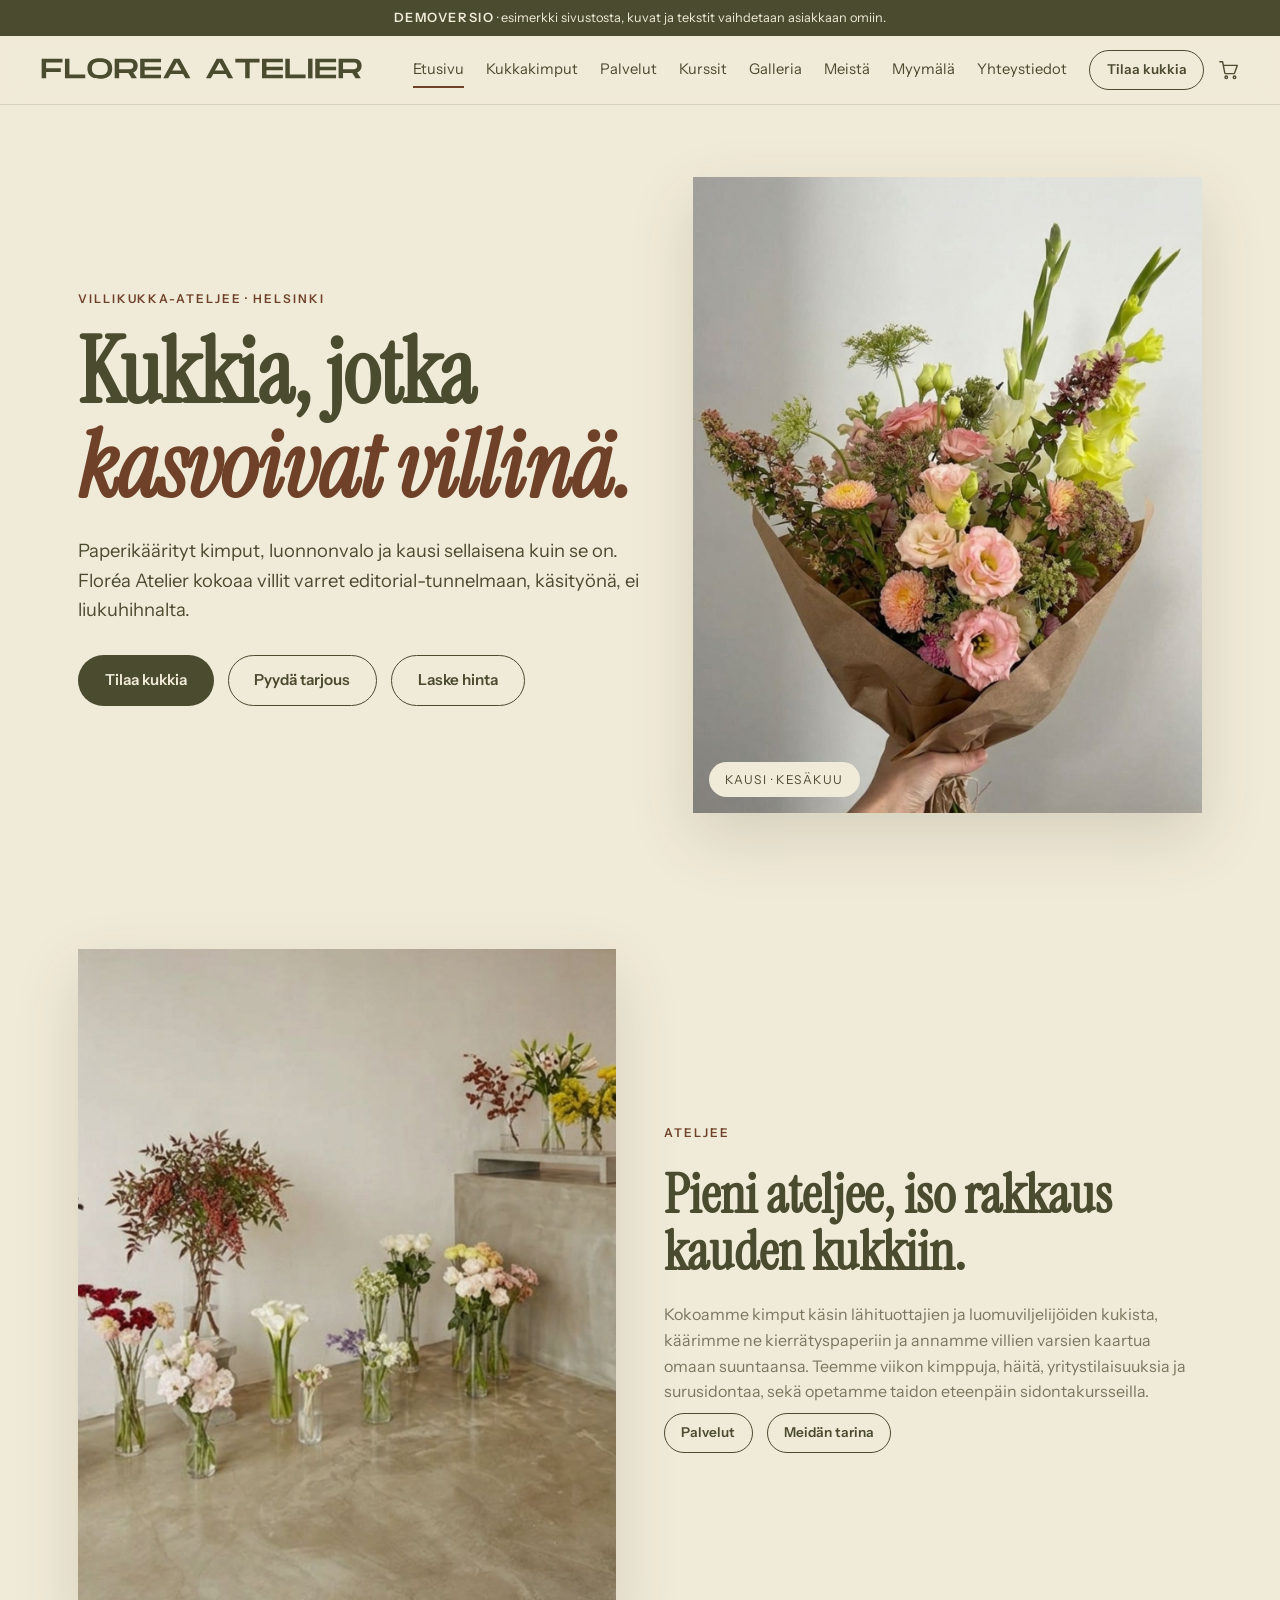
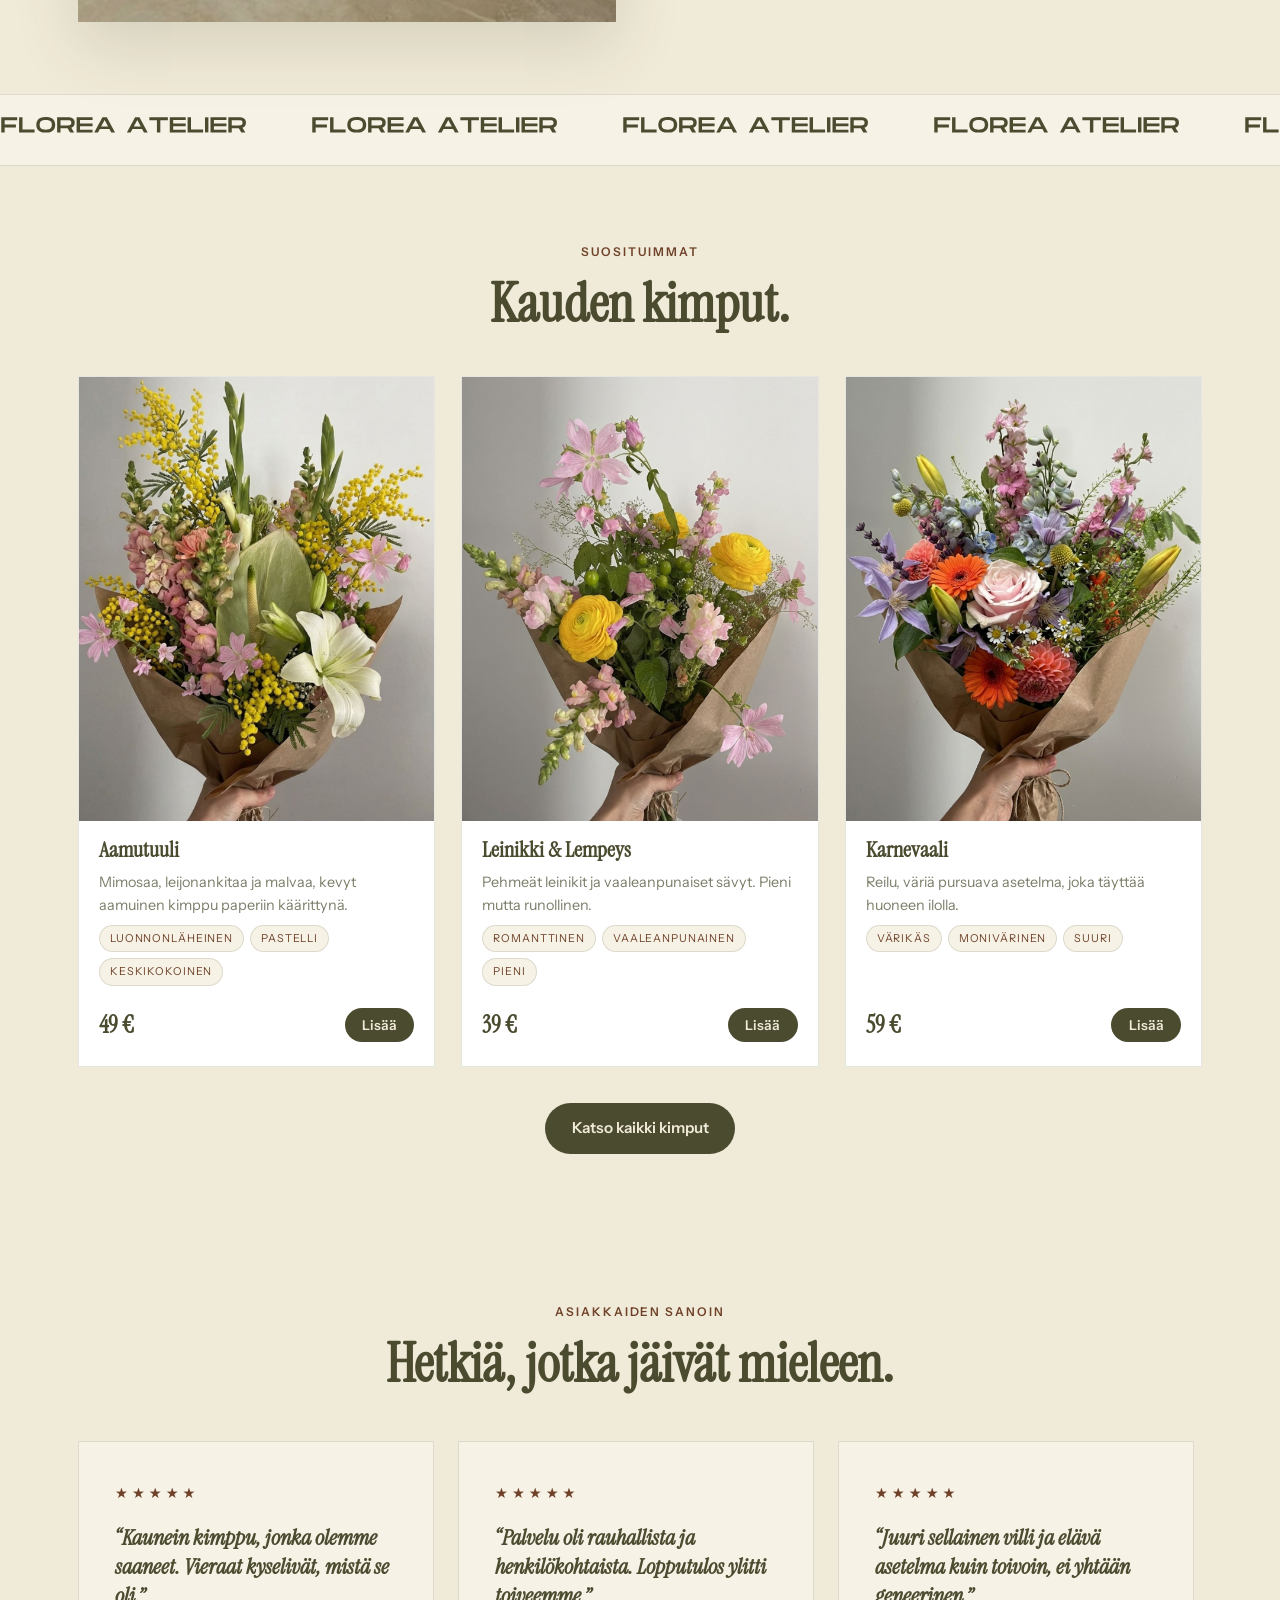
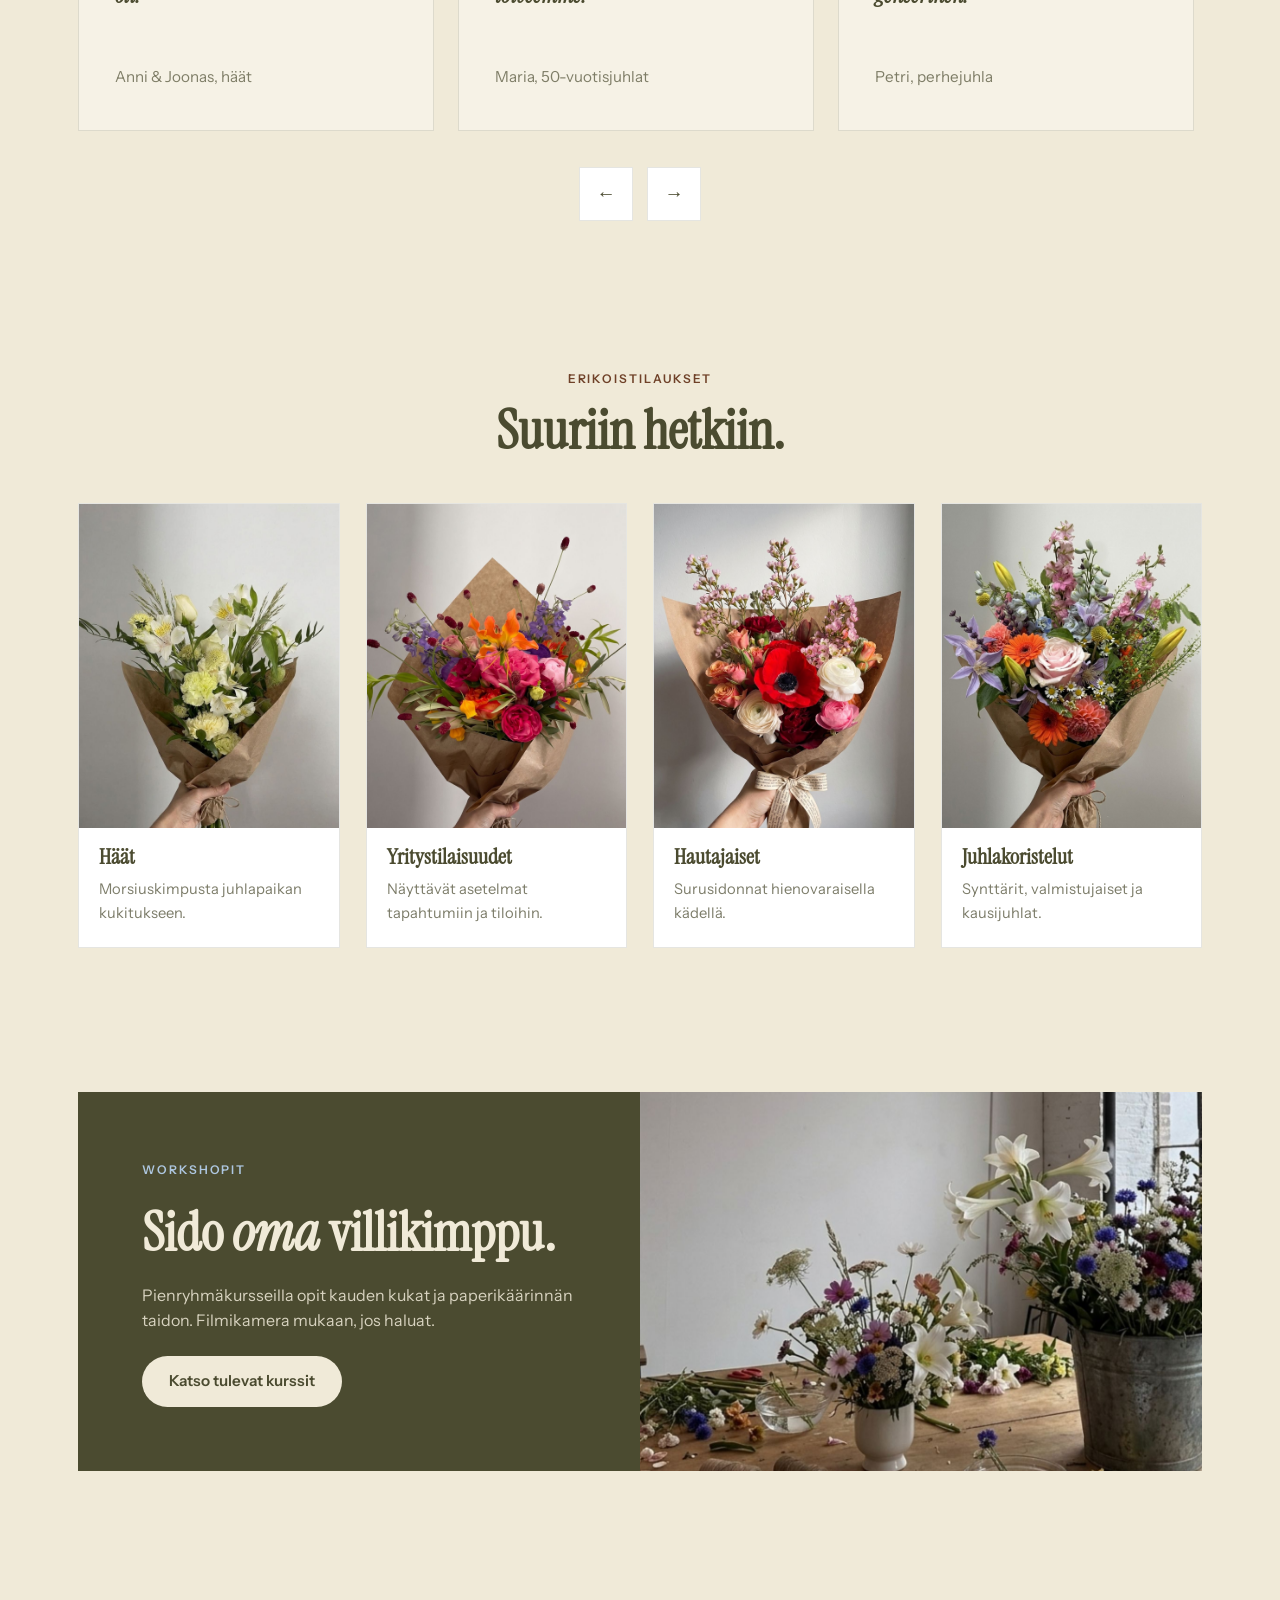
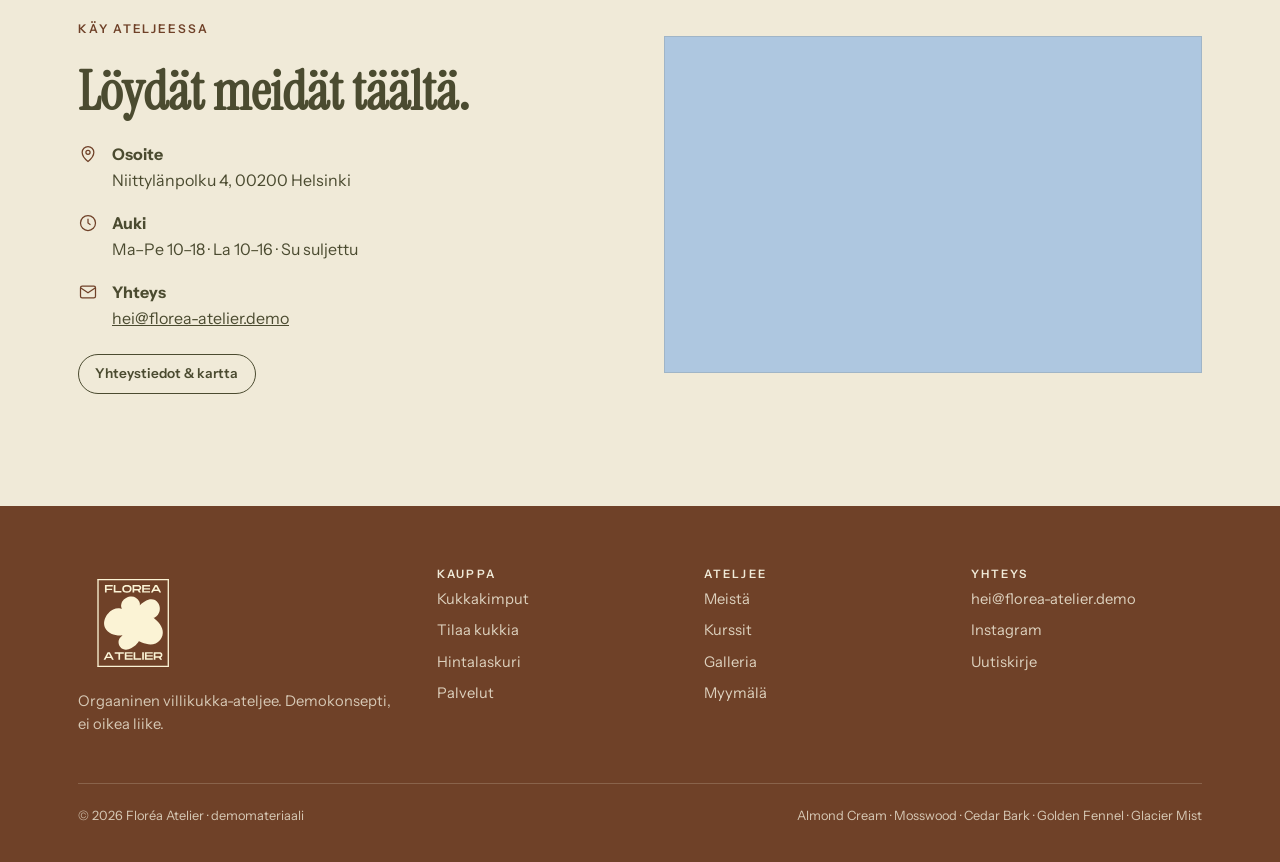
<file: index.html>
<!DOCTYPE html>
<html lang="fi">
<head>
  <meta charset="UTF-8" />
  <meta name="viewport" content="width=device-width, initial-scale=1.0" />
  <title>Floréa Atelier · Villikukka-ateljee</title>
  <meta name="description" content="Floréa Atelier, orgaaninen villikukka-ateljee Helsingissä. Paperikäärityt kimput, luonnonvalo ja käsityö. Tilaa kukkia, pyydä tarjous tai laske hinta." />
  <link rel="preconnect" href="https://fonts.googleapis.com" />
  <link rel="preconnect" href="https://fonts.gstatic.com" crossorigin />
  <link href="https://fonts.googleapis.com/css2?family=Instrument+Serif:ital@0;1&family=Instrument+Sans:wght@400;500;600&display=swap" rel="stylesheet" />
  <link rel="stylesheet" href="style.css" />
</head>
<body>
  <header data-nav></header>

  <!-- Hero -->
  <section class="hero">
    <div class="wrap hero-grid">
      <div>
        <span class="eyebrow">Villikukka-ateljee · Helsinki</span>
        <h1>Kukkia, jotka<br><em>kasvoivat villinä.</em></h1>
        <p class="lede" style="margin-top:22px;">
          Paperikäärityt kimput, luonnonvalo ja kausi sellaisena kuin se on.
          Floréa Atelier kokoaa villit varret editorial-tunnelmaan, käsityönä, ei liukuhihnalta.
        </p>
        <div class="hero-cta">
          <a class="btn btn--primary" href="tilaa.html">Tilaa kukkia</a>
          <a class="btn btn--ghost" href="catering.html">Pyydä tarjous</a>
          <a class="btn btn--ghost" href="hintalaskuri.html">Laske hinta</a>
        </div>
      </div>
      <div class="hero-figure">
        <img src="assets/images/kimppu-04-elegantti.jpg" alt="Villikukkakimppu paperikääreessä" />
        <span class="tag">Kausi · Kesäkuu</span>
      </div>
    </div>
  </section>


  <!-- Esittely -->
  <section>
    <div class="wrap split">
      <div class="rounded-img" style="aspect-ratio:4/5;">
        <img src="assets/images/myymala.jpg" alt="Floréa Atelierin myymälä" />
      </div>
      <div class="stack-lg">
        <span class="eyebrow">Ateljee</span>
        <h2>Pieni ateljee, iso rakkaus kauden kukkiin.</h2>
        <p class="muted">
          Kokoamme kimput käsin lähituottajien ja luomuviljelijöiden kukista, käärimme ne kierrätyspaperiin
          ja annamme villien varsien kaartua omaan suuntaansa. Teemme viikon kimppuja, häitä, yritystilaisuuksia
          ja surusidontaa, sekä opetamme taidon eteenpäin sidontakursseilla.
        </p>
        <div class="hero-cta" style="margin-top:8px;">
          <a class="btn btn--ghost btn--small" href="palvelut.html">Palvelut</a>
          <a class="btn btn--ghost btn--small" href="meista.html">Meidän tarina</a>
        </div>
      </div>
    </div>
  </section>

  <!-- Rullaava brändinauha -->
  <div data-marquee></div>

  <!-- Suosituimmat tuotteet -->
  <section>
    <div class="wrap">
      <div class="section-head center">
        <span class="eyebrow">Suosituimmat</span>
        <h2>Kauden kimput.</h2>
      </div>
      <div class="grid grid-3" data-featured="3"></div>
      <div class="center" style="margin-top:36px;">
        <a class="btn btn--primary" href="tuotteet.html">Katso kaikki kimput</a>
      </div>
    </div>
  </section>

  <!-- Asiakaspalautteet -->
  <section>
    <div class="wrap">
      <div class="section-head center">
        <span class="eyebrow">Asiakkaiden sanoin</span>
        <h2>Hetkiä, jotka jäivät mieleen.</h2>
      </div>
      <div data-testimonials></div>
    </div>
  </section>

  <!-- Erikoistilaukset -->
  <section>
    <div class="wrap">
      <div class="section-head center">
        <span class="eyebrow">Erikoistilaukset</span>
        <h2>Suuriin hetkiin.</h2>
      </div>
      <div class="grid grid-4" data-specials></div>
    </div>
  </section>

  <!-- Workshopit (teaser) -->
  <section>
    <div class="wrap">
      <div class="dark-band workshop-teaser">
        <div class="wt-text stack-lg">
          <span class="eyebrow">Workshopit</span>
          <h2>Sido <em>oma</em> villikimppu.</h2>
          <p style="color:rgba(240,234,216,0.85);max-width:42ch;">
            Pienryhmäkursseilla opit kauden kukat ja paperikäärinnän taidon. Filmikamera mukaan, jos haluat.
          </p>
          <a class="btn btn--cream" href="tapahtumat.html">Katso tulevat kurssit</a>
        </div>
        <div class="wt-media">
          <img src="assets/images/workshops.jpg" alt="Kukkasidontakurssi" />
        </div>
      </div>
    </div>
  </section>

  <!-- Yhteystiedot -->
  <section>
    <div class="wrap split">
      <div class="stack-lg">
        <span class="eyebrow">Käy ateljeessa</span>
        <h2>Löydät meidät täältä.</h2>
        <ul class="contact-list">
          <li><span class="ico" data-ico="pin"></span><div><strong>Osoite</strong><br>Niittylänpolku 4, 00200 Helsinki</div></li>
          <li><span class="ico" data-ico="clock"></span><div><strong>Auki</strong><br>Ma–Pe 10–18 · La 10–16 · Su suljettu</div></li>
          <li><span class="ico" data-ico="mail"></span><div><strong>Yhteys</strong><br><a href="mailto:hei@florea-atelier.demo">hei@florea-atelier.demo</a></div></li>
        </ul>
        <a class="btn btn--ghost btn--small" href="yhteystiedot.html">Yhteystiedot & kartta</a>
      </div>
      <div class="map-embed">
        <iframe title="Kartta" src="https://www.openstreetmap.org/export/embed.html?bbox=24.90%2C60.16%2C24.96%2C60.18&layer=mapnik" loading="lazy"></iframe>
      </div>
    </div>
  </section>

  <footer data-footer></footer>
  <script src="site.js"></script>
  <script src="main.js"></script>
</body>
</html>
</file>
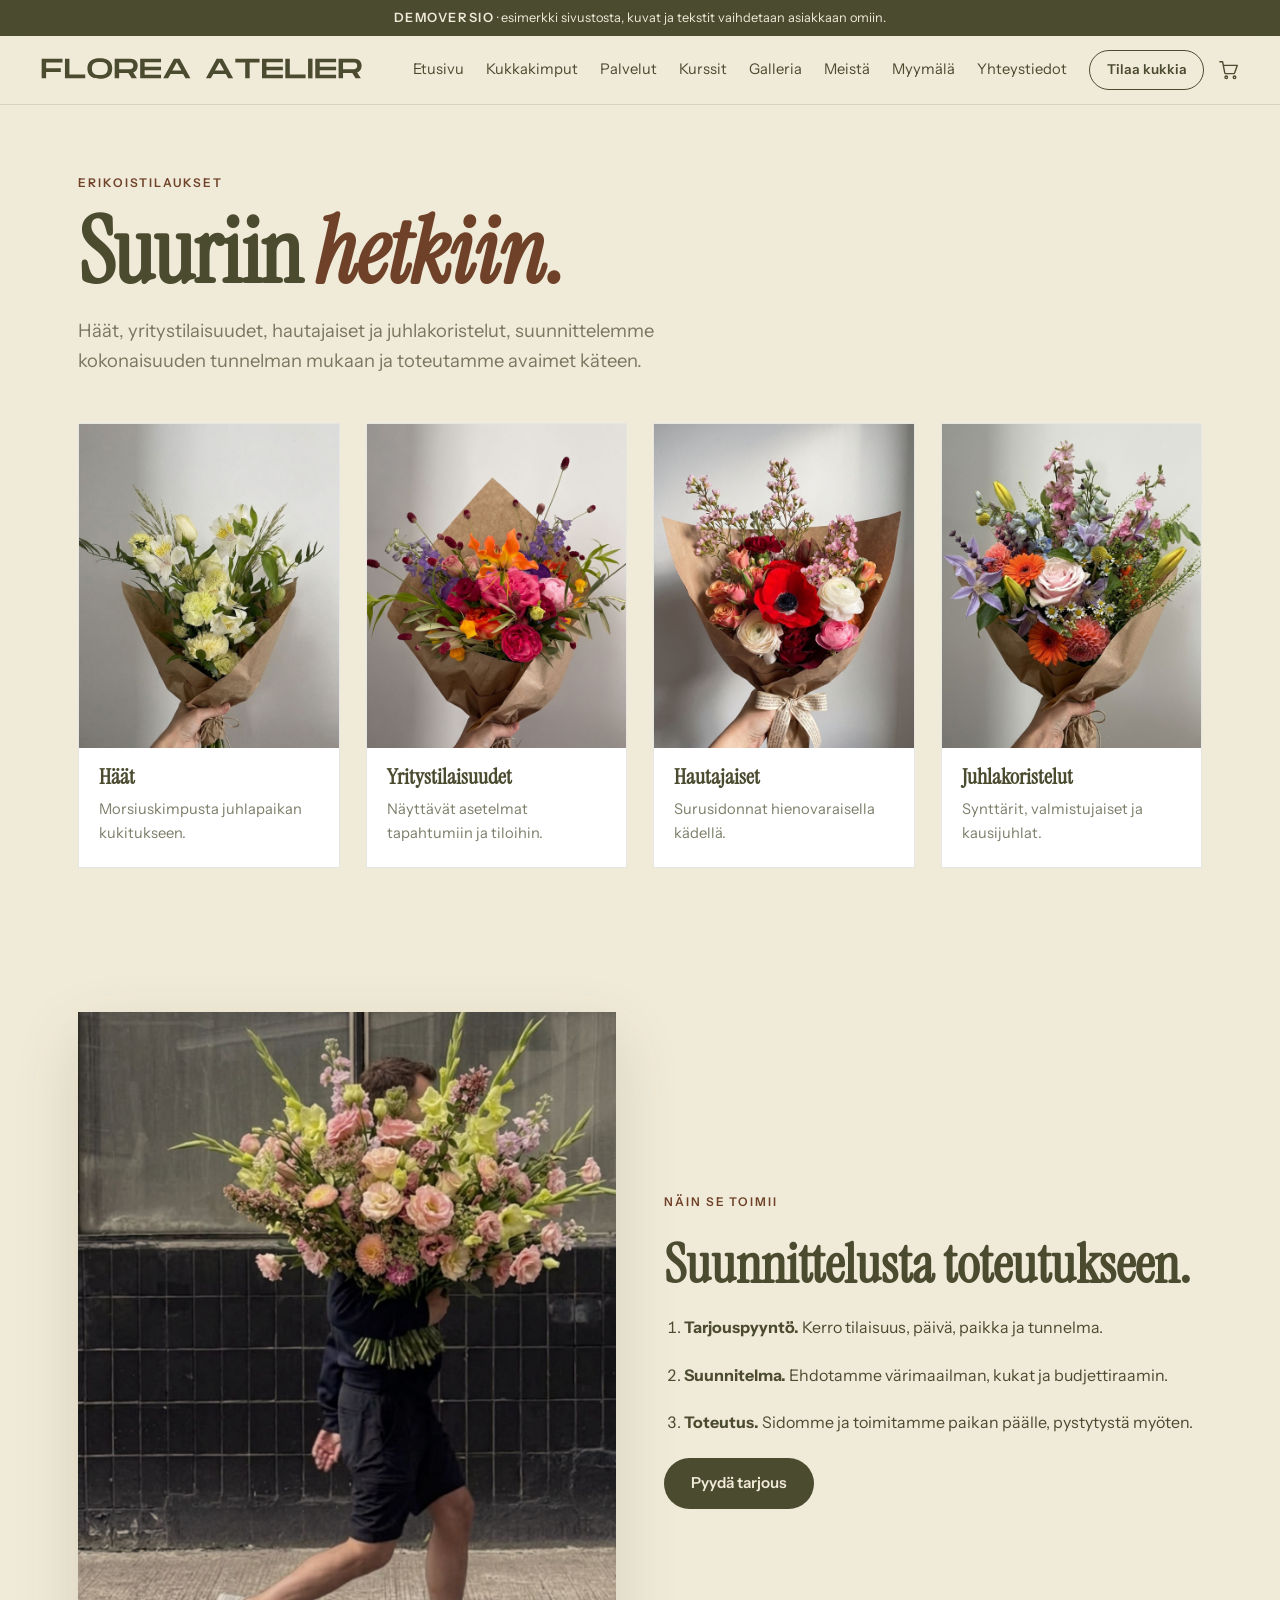
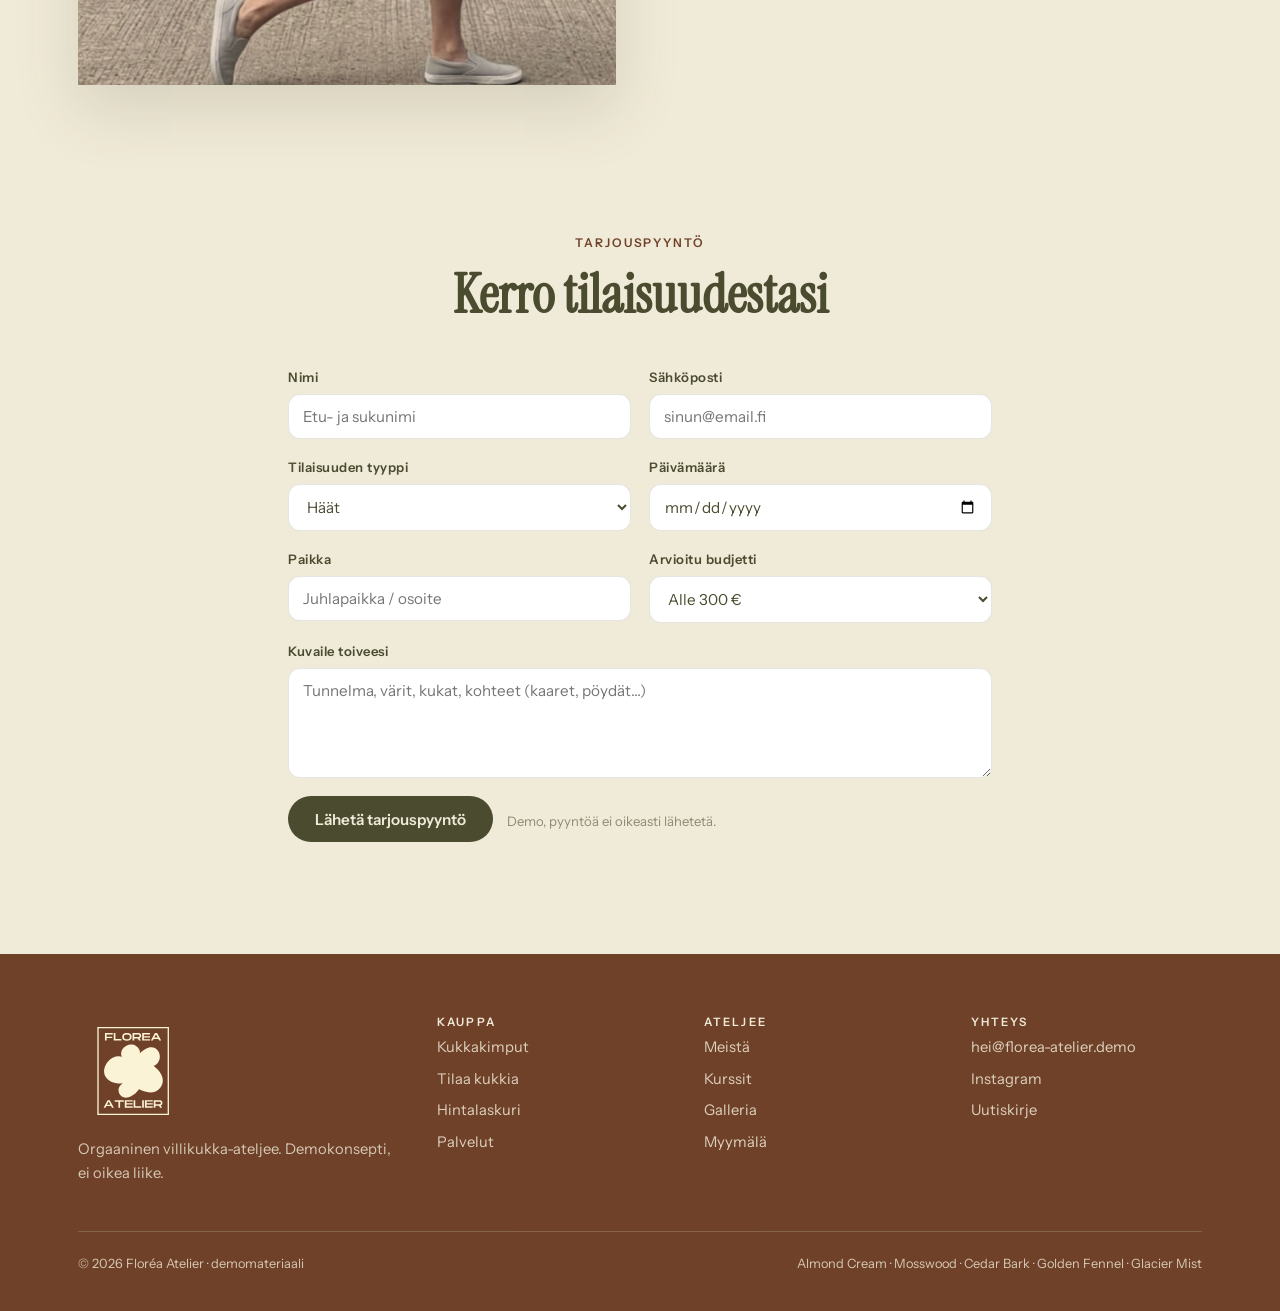
<file: catering.html>
<!DOCTYPE html>
<html lang="fi">
<head>
  <meta charset="UTF-8" />
  <meta name="viewport" content="width=device-width, initial-scale=1.0" />
  <title>Erikoistilaukset · Floréa Atelier</title>
  <meta name="description" content="Häät, yritystilaisuudet ja tapahtumakukitukset. Pyydä tarjous Floréa Atelierin erikoissidonnoista." />
  <link rel="preconnect" href="https://fonts.googleapis.com" />
  <link rel="preconnect" href="https://fonts.gstatic.com" crossorigin />
  <link href="https://fonts.googleapis.com/css2?family=Instrument+Serif:ital@0;1&family=Instrument+Sans:wght@400;500;600&display=swap" rel="stylesheet" />
  <link rel="stylesheet" href="style.css" />
</head>
<body>
  <header data-nav></header>

  <section class="page-header">
    <div class="wrap">
      <span class="eyebrow">Erikoistilaukset</span>
      <h1>Suuriin <em>hetkiin.</em></h1>
      <p class="lede muted">Häät, yritystilaisuudet, hautajaiset ja juhlakoristelut, suunnittelemme kokonaisuuden tunnelman mukaan ja toteutamme avaimet käteen.</p>
    </div>
  </section>

  <section style="padding-top:12px;">
    <div class="wrap">
      <div class="grid grid-4" data-specials></div>
    </div>
  </section>


  <!-- Referenssit -->
  <section>
    <div class="wrap split">
      <div class="rounded-img" style="aspect-ratio:4/5;">
        <img src="assets/images/referenssi-mies.jpg" alt="Referenssi: kukat tapahtumassa" />
      </div>
      <div class="stack-lg">
        <span class="eyebrow">Näin se toimii</span>
        <h2>Suunnittelusta toteutukseen.</h2>
        <ol class="stack-lg" style="padding-left:20px;">
          <li><strong>Tarjouspyyntö.</strong> Kerro tilaisuus, päivä, paikka ja tunnelma.</li>
          <li><strong>Suunnitelma.</strong> Ehdotamme värimaailman, kukat ja budjettiraamin.</li>
          <li><strong>Toteutus.</strong> Sidomme ja toimitamme paikan päälle, pystytystä myöten.</li>
        </ol>
        <a class="btn btn--primary" href="#tarjous">Pyydä tarjous</a>
      </div>
    </div>
  </section>

  <!-- Tarjouslomake -->
  <section id="tarjous">
    <div class="wrap narrow">
      <div class="section-head center">
        <span class="eyebrow">Tarjouspyyntö</span>
        <h2>Kerro tilaisuudestasi</h2>
      </div>
      <form data-form>
        <div class="form-grid">
          <div class="field"><label>Nimi</label><input type="text" required placeholder="Etu- ja sukunimi" /></div>
          <div class="field"><label>Sähköposti</label><input type="email" required placeholder="sinun@email.fi" /></div>
          <div class="field"><label>Tilaisuuden tyyppi</label>
            <select><option>Häät</option><option>Yritystilaisuus</option><option>Hautajaiset</option><option>Juhlakoristelu</option><option>Muu</option></select></div>
          <div class="field"><label>Päivämäärä</label><input type="date" /></div>
          <div class="field"><label>Paikka</label><input type="text" placeholder="Juhlapaikka / osoite" /></div>
          <div class="field"><label>Arvioitu budjetti</label>
            <select><option>Alle 300 €</option><option>300–800 €</option><option>800–2000 €</option><option>Yli 2000 €</option></select></div>
          <div class="field full"><label>Kuvaile toiveesi</label><textarea placeholder="Tunnelma, värit, kukat, kohteet (kaaret, pöydät…)"></textarea></div>
        </div>
        <div style="margin-top:18px;display:flex;gap:14px;align-items:center;flex-wrap:wrap;">
          <button class="btn btn--primary" type="submit">Lähetä tarjouspyyntö</button>
          <span class="form-note">Demo, pyyntöä ei oikeasti lähetetä.</span>
        </div>
        <div class="form-success" data-success>Kiitos! Tarjouspyyntösi on vastaanotettu (demo). Palaamme pian ehdotuksen kanssa.</div>
      </form>
    </div>
  </section>

  <footer data-footer></footer>
  <script src="site.js"></script>
  <script src="main.js"></script>
</body>
</html>
</file>
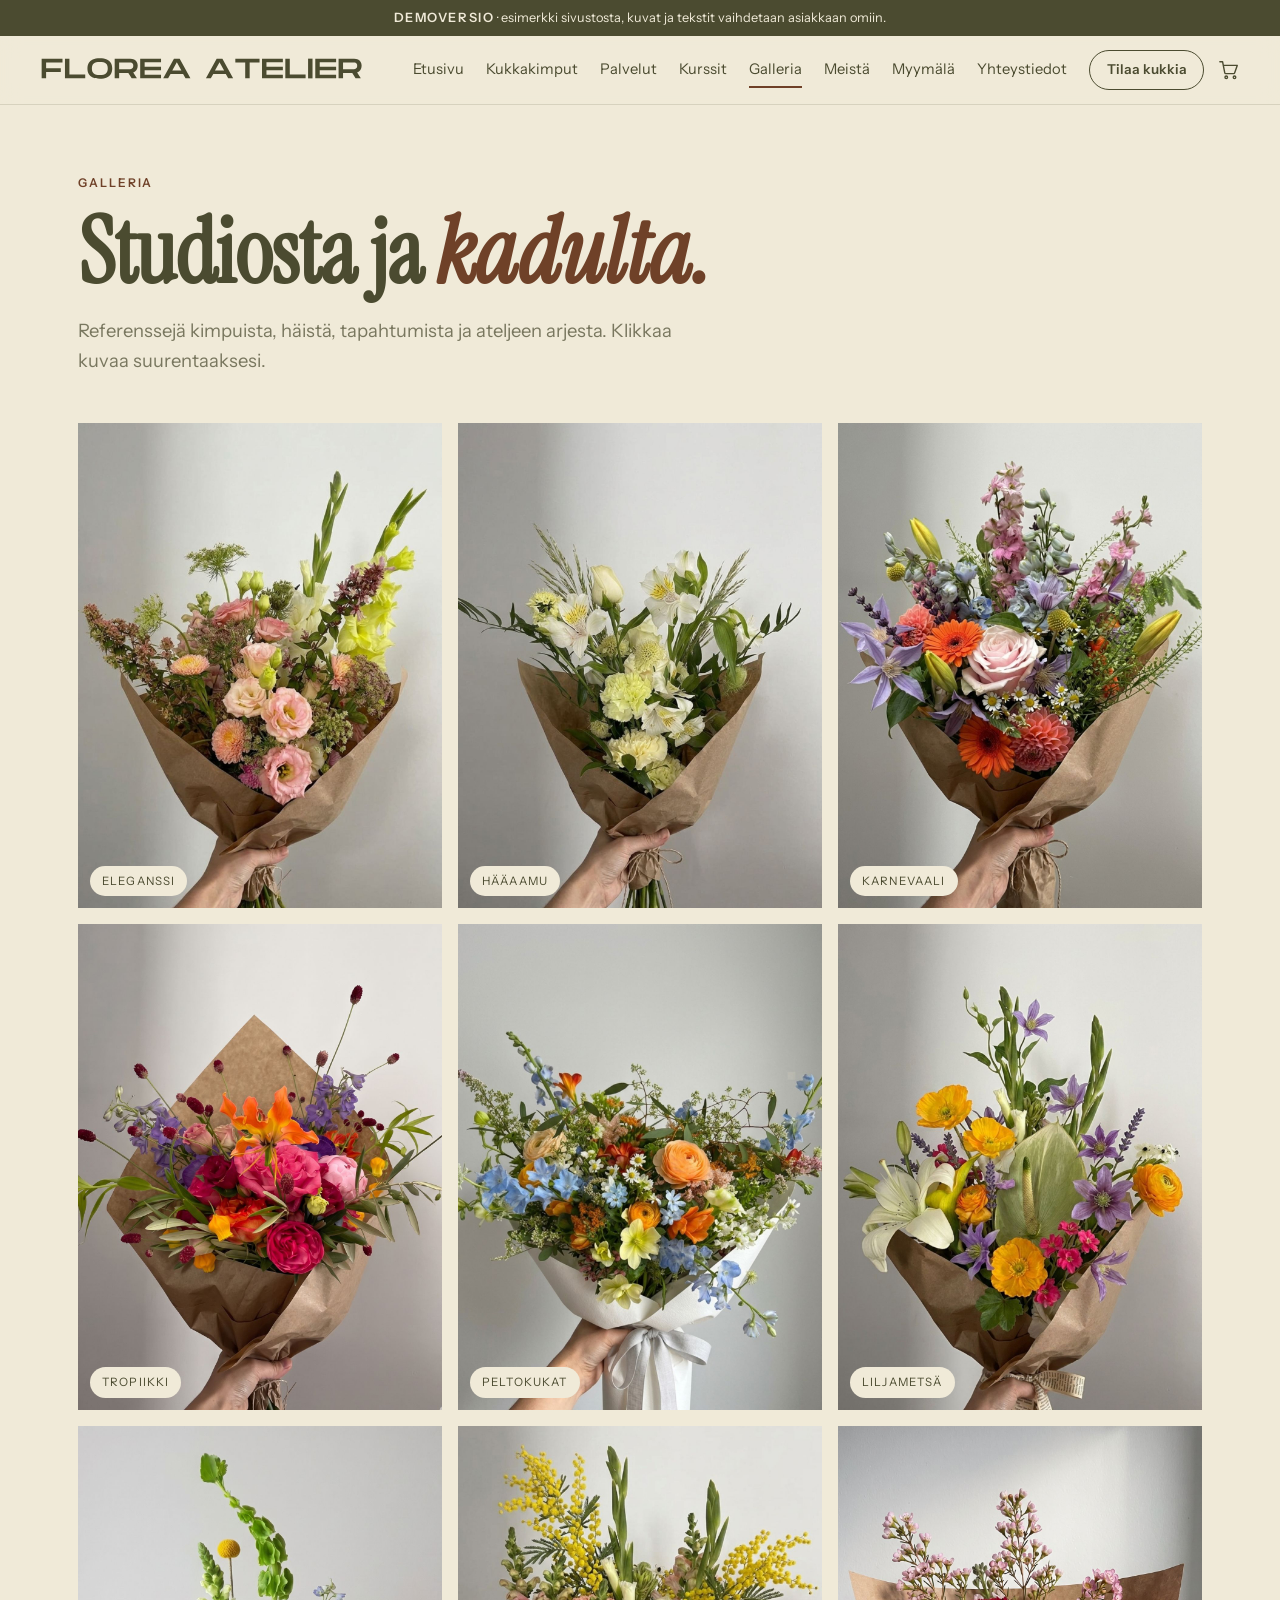
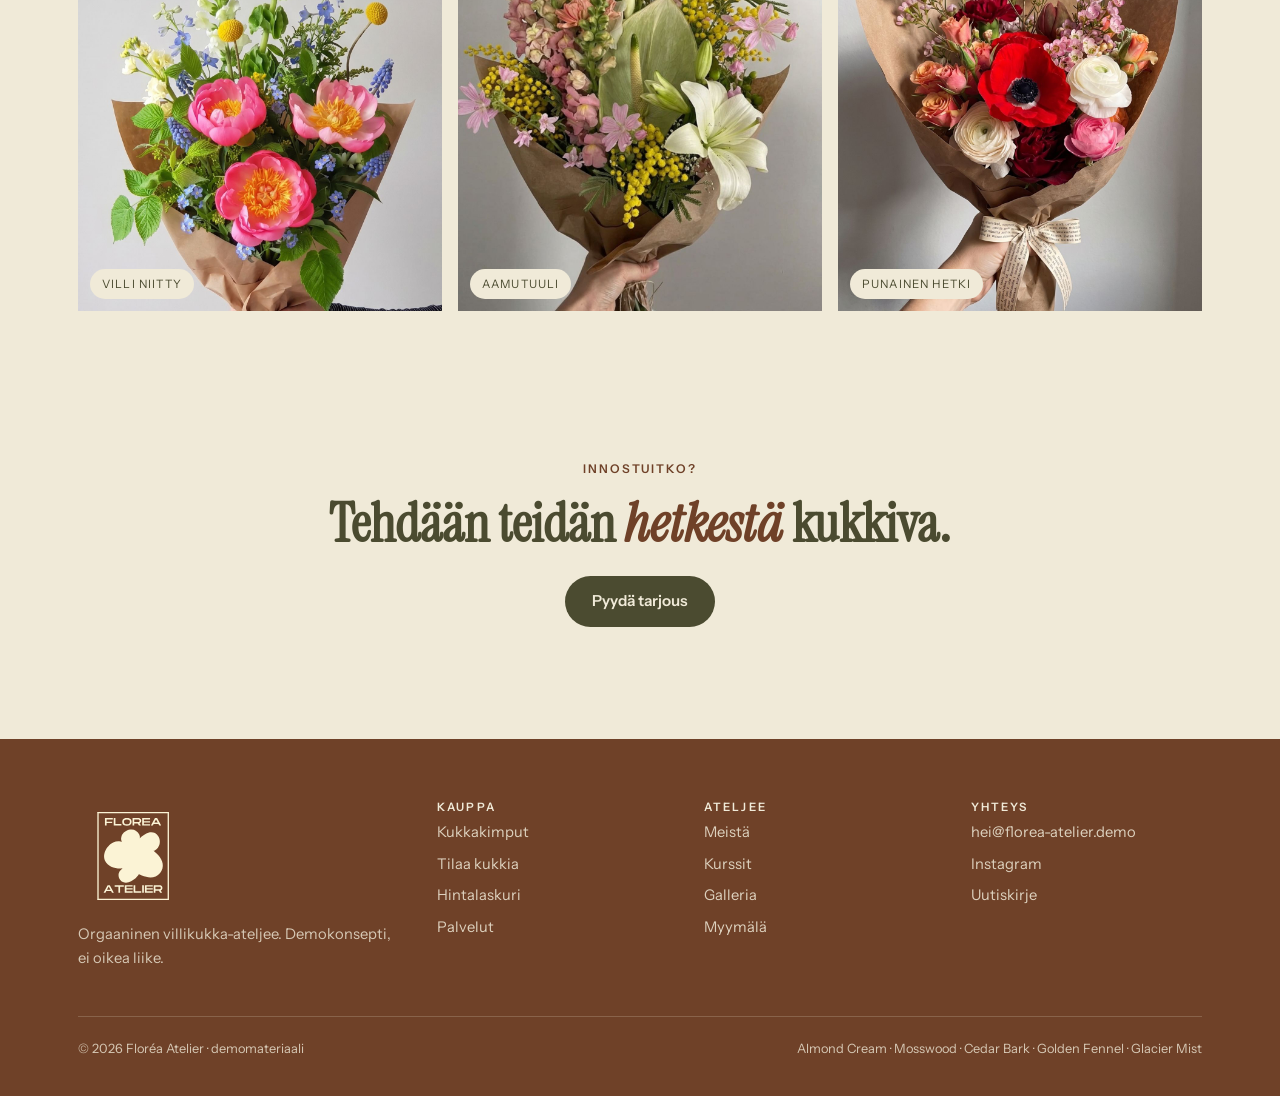
<file: galleria.html>
<!DOCTYPE html>
<html lang="fi">
<head>
  <meta charset="UTF-8" />
  <meta name="viewport" content="width=device-width, initial-scale=1.0" />
  <title>Galleria · Floréa Atelier</title>
  <meta name="description" content="Referenssejä Floréa Atelierilta: häät, tapahtumat, kimput ja ateljeen arki. Studio + katu." />
  <link rel="preconnect" href="https://fonts.googleapis.com" />
  <link rel="preconnect" href="https://fonts.gstatic.com" crossorigin />
  <link href="https://fonts.googleapis.com/css2?family=Instrument+Serif:ital@0;1&family=Instrument+Sans:wght@400;500;600&display=swap" rel="stylesheet" />
  <link rel="stylesheet" href="style.css" />
</head>
<body>
  <header data-nav></header>

  <section class="page-header">
    <div class="wrap">
      <span class="eyebrow">Galleria</span>
      <h1>Studiosta ja <em>kadulta.</em></h1>
      <p class="lede muted">Referenssejä kimpuista, häistä, tapahtumista ja ateljeen arjesta. Klikkaa kuvaa suurentaaksesi.</p>
    </div>
  </section>

  <section style="padding-top:12px;">
    <div class="wrap">
      <div class="gallery-grid" data-gallery></div>
    </div>
  </section>


  <section class="center">
    <div class="wrap narrow">
      <span class="eyebrow">Innostuitko?</span>
      <h2 style="margin:14px 0 24px;">Tehdään teidän <em>hetkestä</em> kukkiva.</h2>
      <a class="btn btn--primary" href="catering.html">Pyydä tarjous</a>
    </div>
  </section>

  <footer data-footer></footer>
  <script src="site.js"></script>
  <script src="main.js"></script>
</body>
</html>
</file>
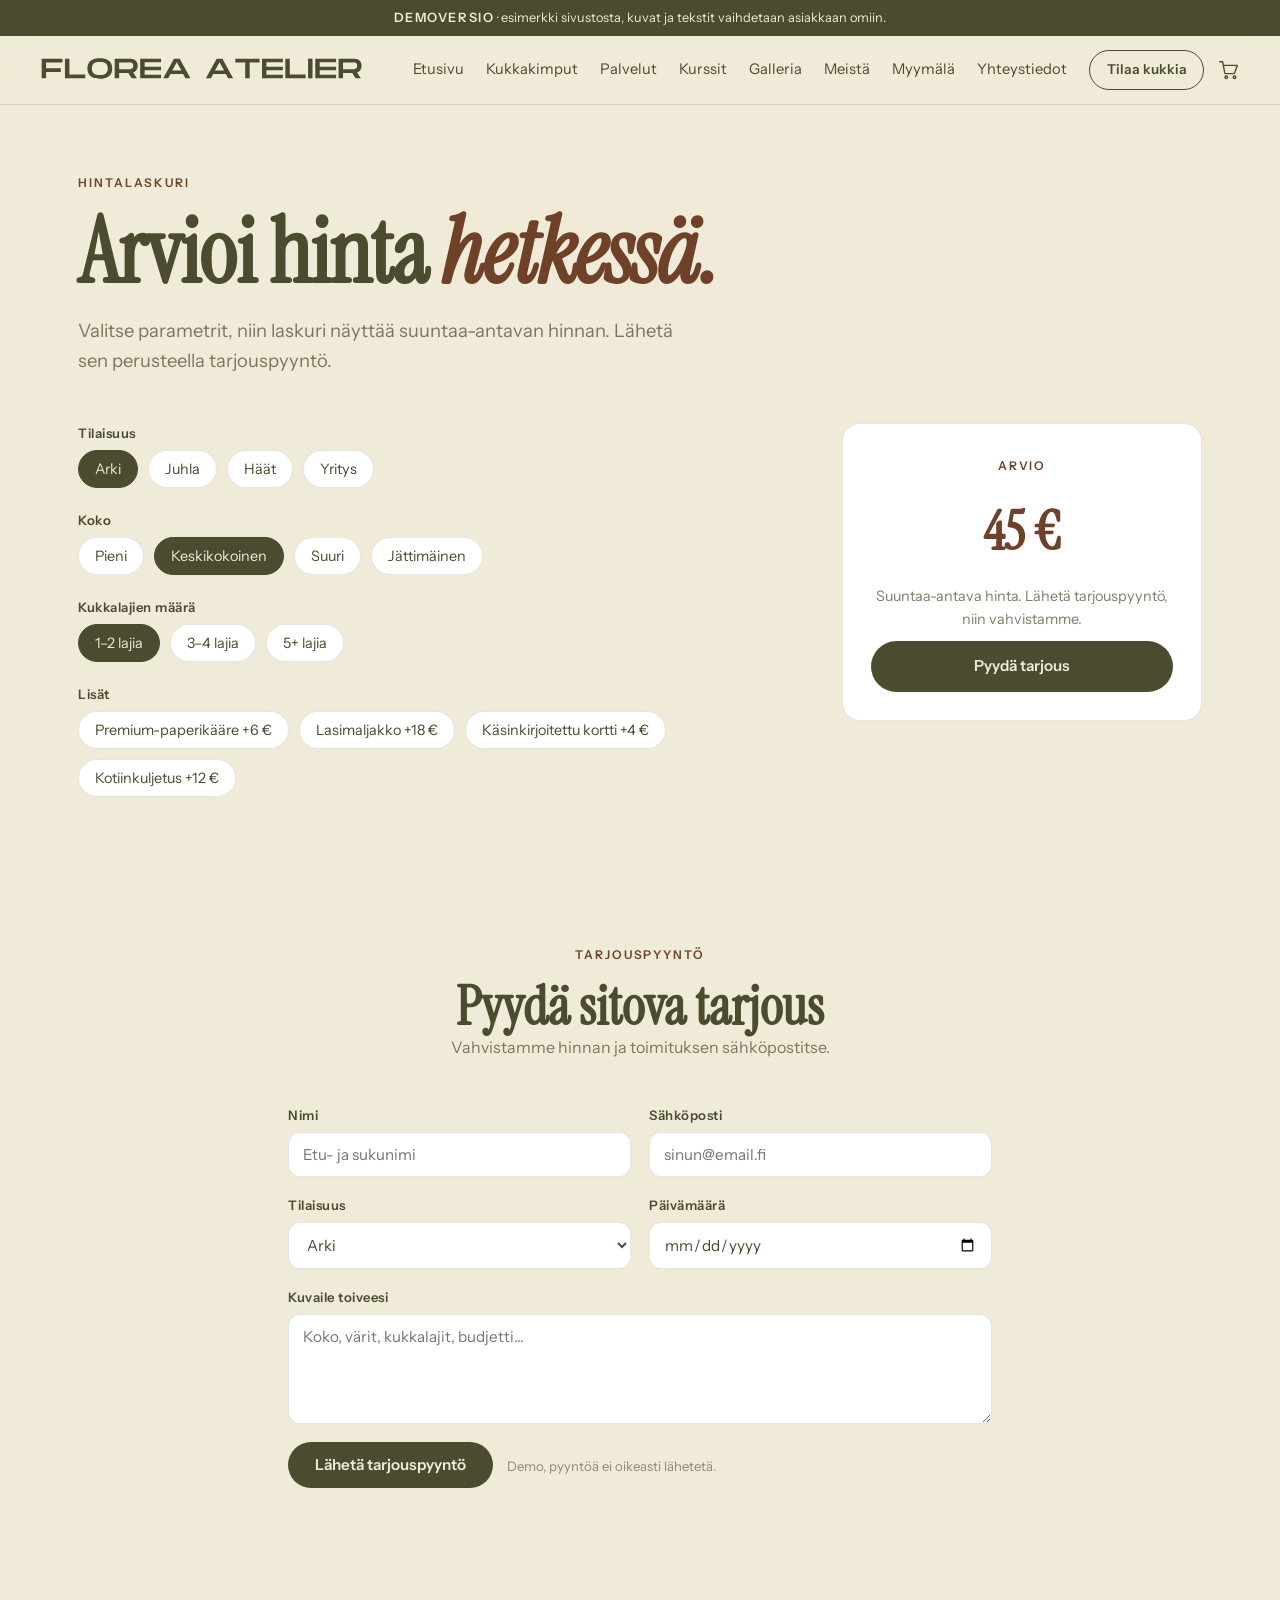
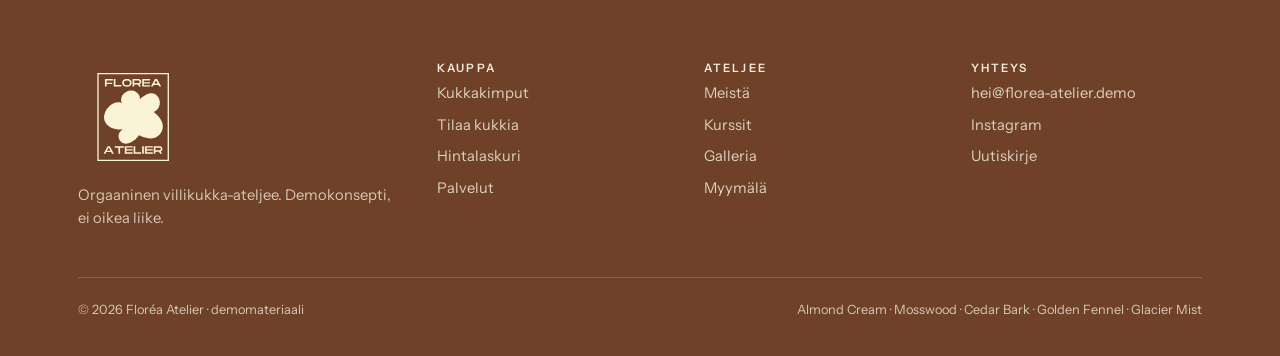
<file: hintalaskuri.html>
<!DOCTYPE html>
<html lang="fi">
<head>
  <meta charset="UTF-8" />
  <meta name="viewport" content="width=device-width, initial-scale=1.0" />
  <title>Hintalaskuri · Floréa Atelier</title>
  <meta name="description" content="Laske kukkatilauksen suuntaa-antava hinta ja lähetä tarjouspyyntö Floréa Atelierille." />
  <link rel="preconnect" href="https://fonts.googleapis.com" />
  <link rel="preconnect" href="https://fonts.gstatic.com" crossorigin />
  <link href="https://fonts.googleapis.com/css2?family=Instrument+Serif:ital@0;1&family=Instrument+Sans:wght@400;500;600&display=swap" rel="stylesheet" />
  <link rel="stylesheet" href="style.css" />
</head>
<body>
  <header data-nav></header>

  <section class="page-header">
    <div class="wrap">
      <span class="eyebrow">Hintalaskuri</span>
      <h1>Arvioi hinta <em>hetkessä.</em></h1>
      <p class="lede muted">Valitse parametrit, niin laskuri näyttää suuntaa-antavan hinnan. Lähetä sen perusteella tarjouspyyntö.</p>
    </div>
  </section>

  <section style="padding-top:12px;">
    <div class="wrap">
      <div data-calculator></div>
    </div>
  </section>


  <!-- Tarjouspyyntö -->
  <section id="tarjous">
    <div class="wrap narrow">
      <div class="section-head center">
        <span class="eyebrow">Tarjouspyyntö</span>
        <h2>Pyydä sitova tarjous</h2>
        <p class="muted">Vahvistamme hinnan ja toimituksen sähköpostitse.</p>
      </div>
      <form data-form>
        <div class="form-grid">
          <div class="field"><label>Nimi</label><input type="text" required placeholder="Etu- ja sukunimi" /></div>
          <div class="field"><label>Sähköposti</label><input type="email" required placeholder="sinun@email.fi" /></div>
          <div class="field"><label>Tilaisuus</label>
            <select><option>Arki</option><option>Juhla</option><option>Häät</option><option>Yritys</option></select></div>
          <div class="field"><label>Päivämäärä</label><input type="date" /></div>
          <div class="field full"><label>Kuvaile toiveesi</label><textarea placeholder="Koko, värit, kukkalajit, budjetti…"></textarea></div>
        </div>
        <div style="margin-top:18px;display:flex;gap:14px;align-items:center;flex-wrap:wrap;">
          <button class="btn btn--primary" type="submit">Lähetä tarjouspyyntö</button>
          <span class="form-note">Demo, pyyntöä ei oikeasti lähetetä.</span>
        </div>
        <div class="form-success" data-success>Kiitos! Tarjouspyyntösi on vastaanotettu (demo). Palaamme pian.</div>
      </form>
    </div>
  </section>

  <footer data-footer></footer>
  <script src="site.js"></script>
  <script src="main.js"></script>
</body>
</html>
</file>
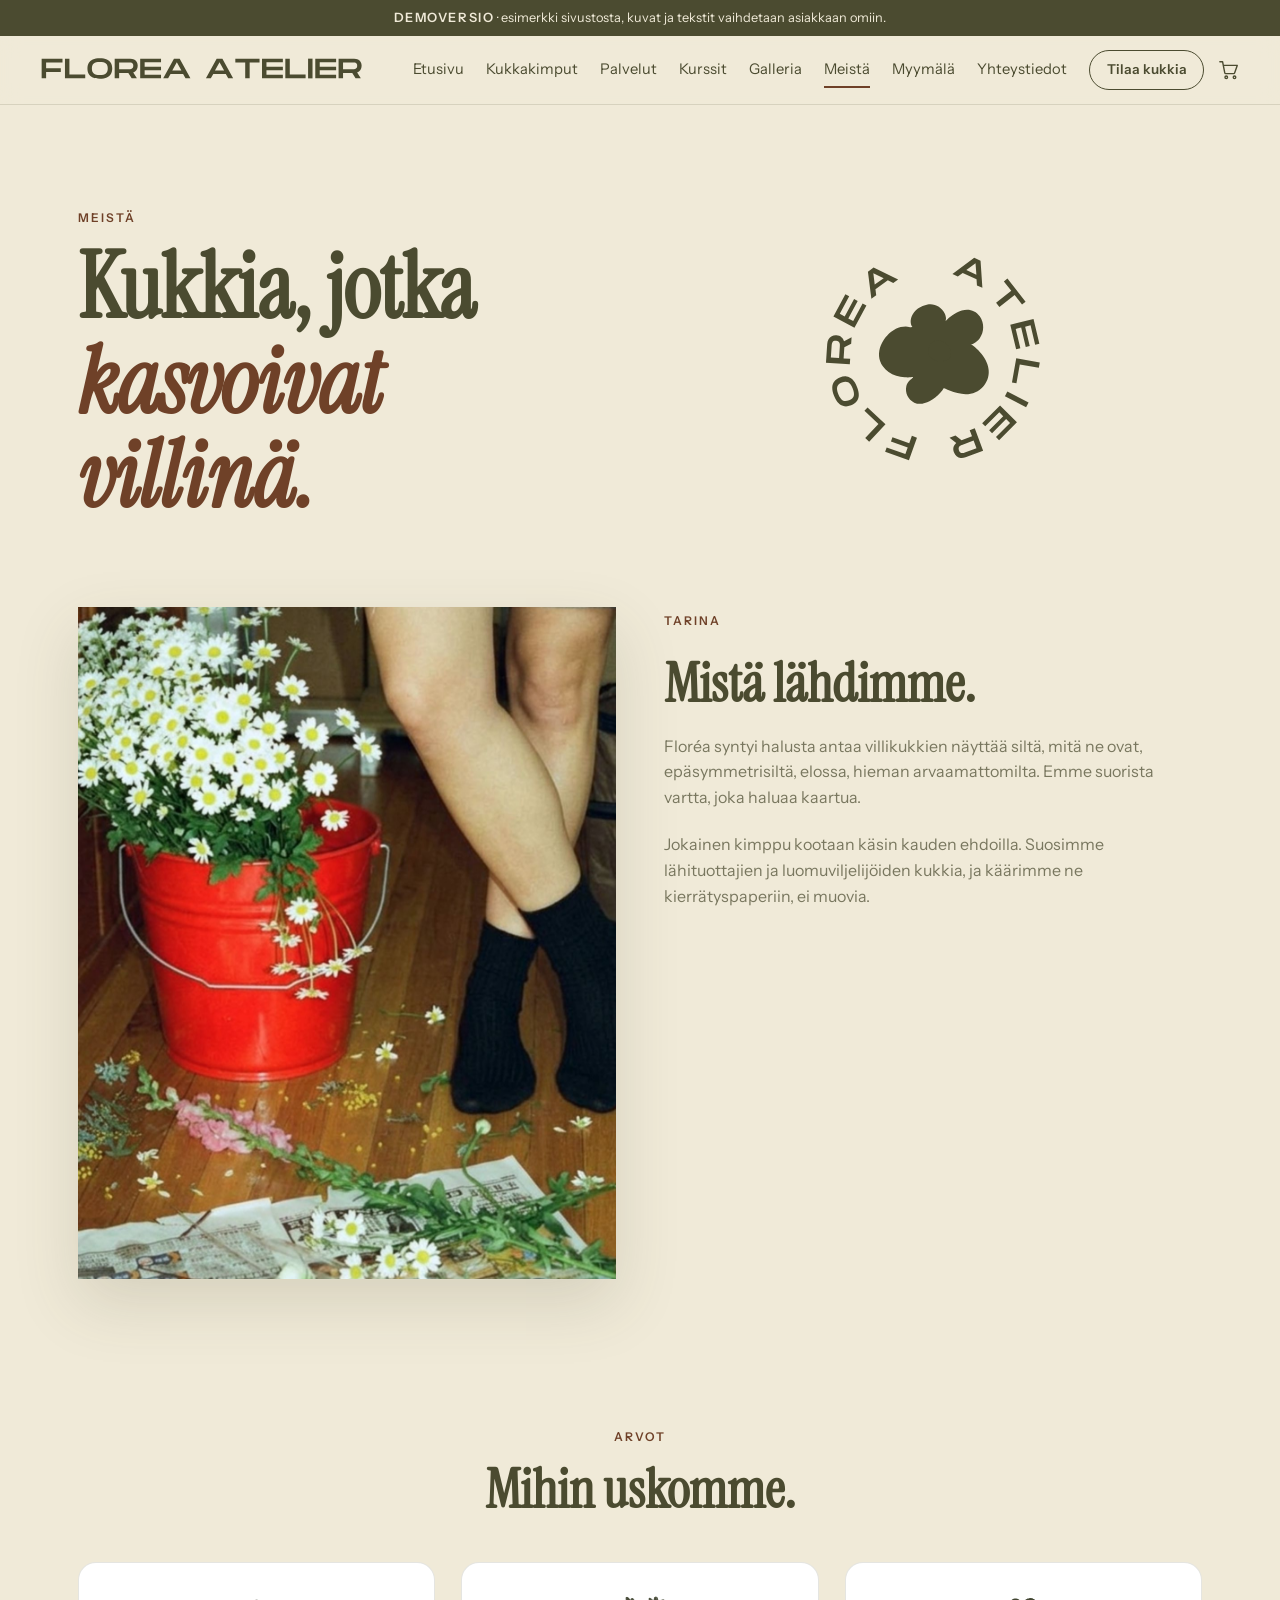
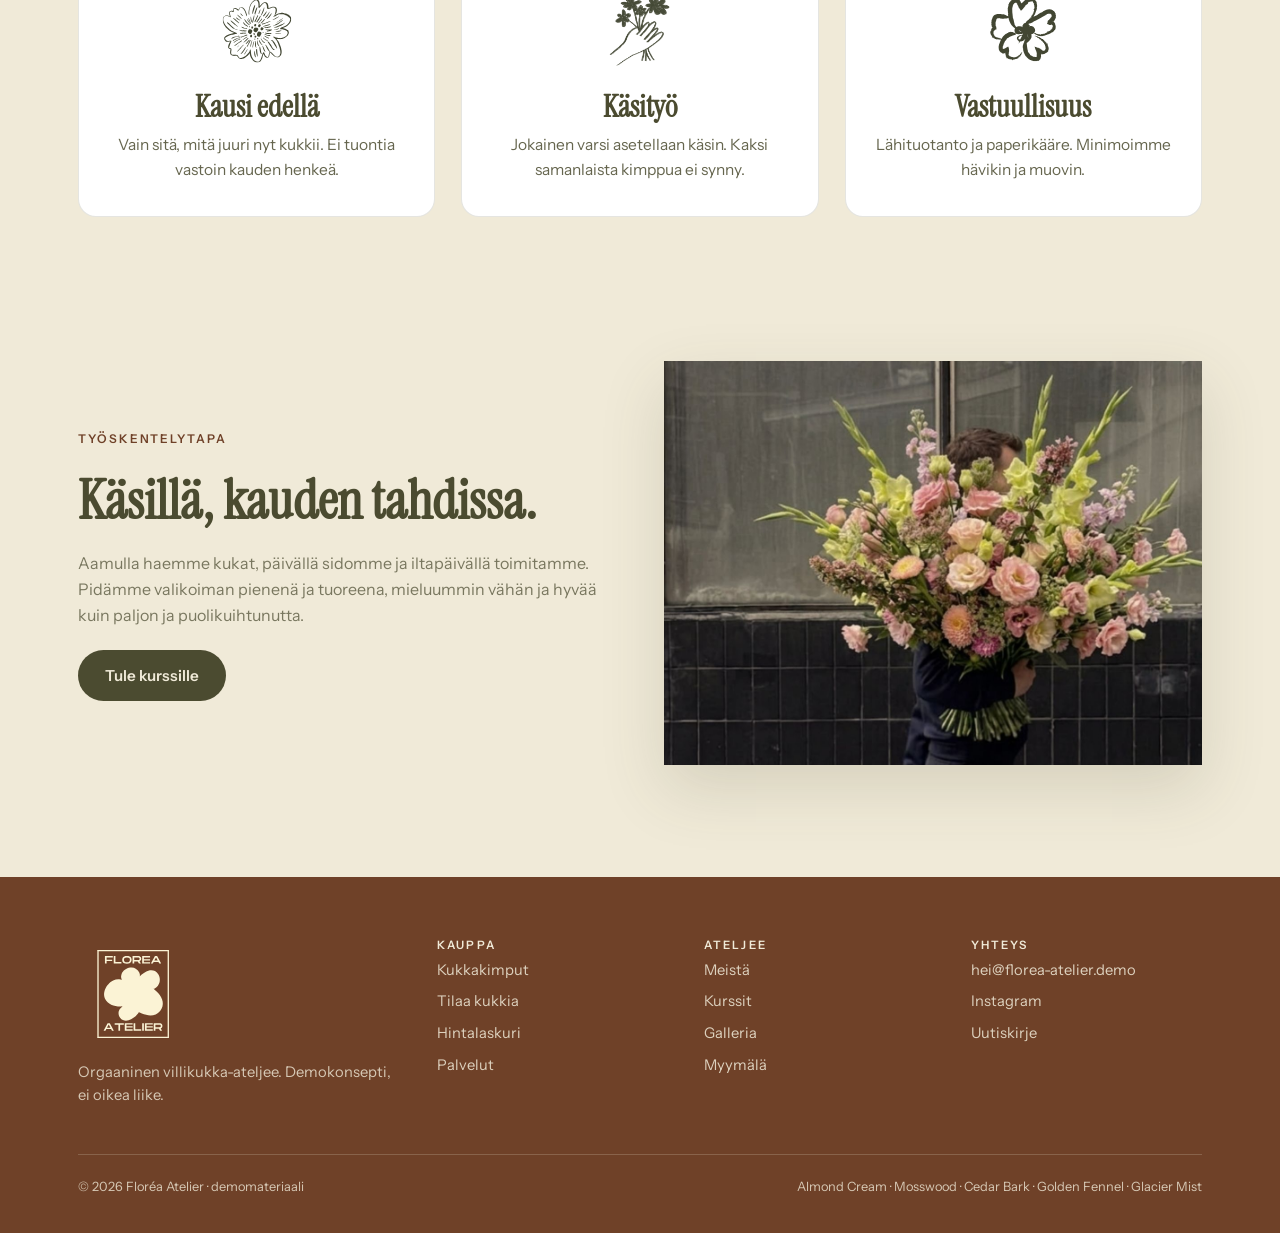
<file: meista.html>
<!DOCTYPE html>
<html lang="fi">
<head>
  <meta charset="UTF-8" />
  <meta name="viewport" content="width=device-width, initial-scale=1.0" />
  <title>Meistä · Floréa Atelier</title>
  <meta name="description" content="Floréa Atelierin tarina, arvot ja työskentelytapa. Villikukka-ateljee, joka antaa varsien kaartua." />
  <link rel="preconnect" href="https://fonts.googleapis.com" />
  <link rel="preconnect" href="https://fonts.gstatic.com" crossorigin />
  <link href="https://fonts.googleapis.com/css2?family=Instrument+Serif:ital@0;1&family=Instrument+Sans:wght@400;500;600&display=swap" rel="stylesheet" />
  <link rel="stylesheet" href="style.css" />
</head>
<body>
  <header data-nav></header>

  <section class="page-header">
    <div class="wrap split">
      <div>
        <span class="eyebrow">Meistä</span>
        <h1>Kukkia, jotka<br><em>kasvoivat villinä.</em></h1>
      </div>
      <div class="spin-seal"><img src="assets/logos/logo-ympyra.svg" alt="" /></div>
    </div>
  </section>

  <section style="padding-top:12px;">
    <div class="wrap split">
      <div class="rounded-img" style="aspect-ratio:4/5;">
        <img src="assets/images/referenssi-meista.jpg" alt="Floréa Atelierin tarina" />
      </div>
      <div class="stack-lg" style="align-self:start;">
        <span class="eyebrow">Tarina</span>
        <h2>Mistä lähdimme.</h2>
        <p class="muted">Floréa syntyi halusta antaa villikukkien näyttää siltä, mitä ne ovat, epäsymmetrisiltä, elossa, hieman arvaamattomilta. Emme suorista vartta, joka haluaa kaartua.</p>
        <p class="muted">Jokainen kimppu kootaan käsin kauden ehdoilla. Suosimme lähituottajien ja luomuviljelijöiden kukkia, ja käärimme ne kierrätyspaperiin, ei muovia.</p>
      </div>
    </div>
  </section>

  <!-- Arvot -->
  <section>
    <div class="wrap">
      <div class="section-head center"><span class="eyebrow">Arvot</span><h2>Mihin uskomme.</h2></div>
      <div class="grid grid-3">
        <article class="info-card info-card--center"><img class="svc-icon" src="assets/graphics/palvelu-viikonkimppu.svg" alt="" /><h3>Kausi edellä</h3><p>Vain sitä, mitä juuri nyt kukkii. Ei tuontia vastoin kauden henkeä.</p></article>
        <article class="info-card info-card--center"><img class="svc-icon" src="assets/graphics/palvelu-sidontakurssit.svg" alt="" /><h3>Käsityö</h3><p>Jokainen varsi asetellaan käsin. Kaksi samanlaista kimppua ei synny.</p></article>
        <article class="info-card info-card--center"><img class="svc-icon" src="assets/graphics/palvelu-yritys.svg" alt="" /><h3>Vastuullisuus</h3><p>Lähituotanto ja paperikääre. Minimoimme hävikin ja muovin.</p></article>
      </div>
    </div>
  </section>


  <!-- Tiimi / työskentelytapa -->
  <section>
    <div class="wrap split">
      <div class="stack-lg">
        <span class="eyebrow">Työskentelytapa</span>
        <h2>Käsillä, kauden tahdissa.</h2>
        <p class="muted">Aamulla haemme kukat, päivällä sidomme ja iltapäivällä toimitamme. Pidämme valikoiman pienenä ja tuoreena, mieluummin vähän ja hyvää kuin paljon ja puolikuihtunutta.</p>
        <a class="btn btn--primary" href="tapahtumat.html">Tule kurssille</a>
      </div>
      <div class="rounded-img" style="aspect-ratio:4/3;">
        <img src="assets/images/referenssi-mies.jpg" alt="Ateljeen arkea" style="object-position:top;" />
      </div>
    </div>
  </section>

  <footer data-footer></footer>
  <script src="site.js"></script>
  <script src="main.js"></script>
</body>
</html>
</file>
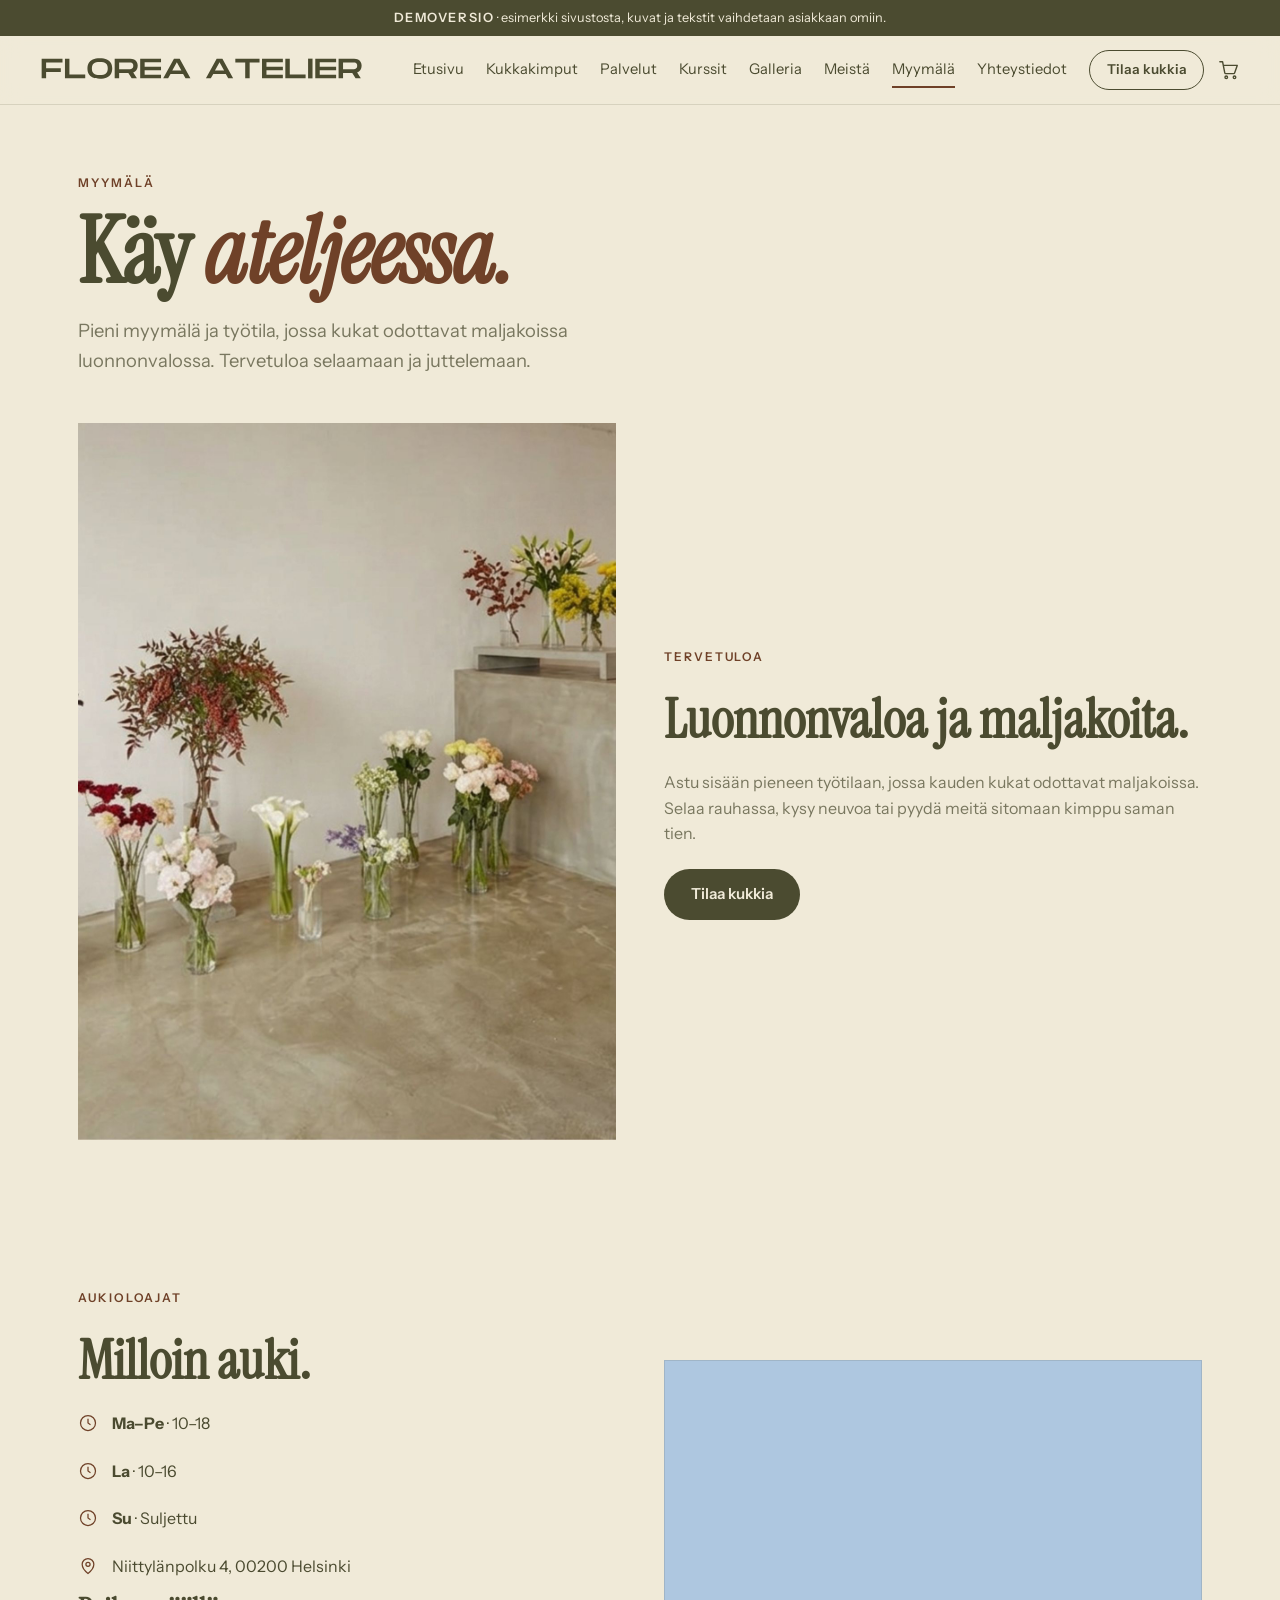
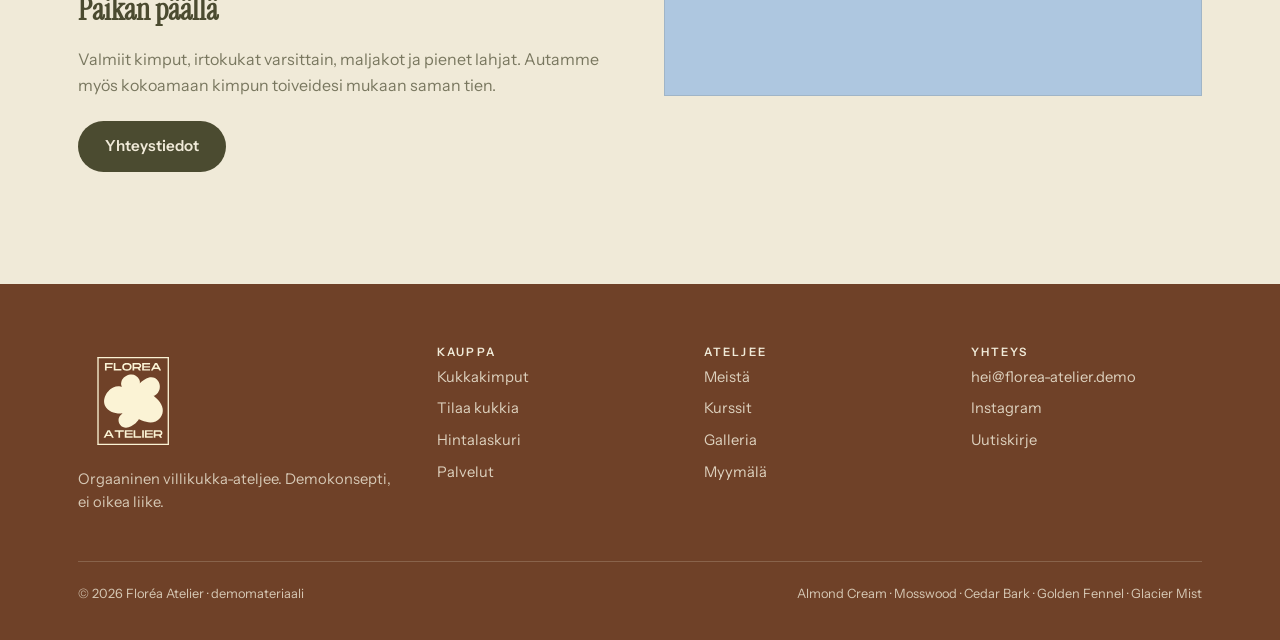
<file: myymala.html>
<!DOCTYPE html>
<html lang="fi">
<head>
  <meta charset="UTF-8" />
  <meta name="viewport" content="width=device-width, initial-scale=1.0" />
  <title>Myymälä · Floréa Atelier</title>
  <meta name="description" content="Floréa Atelierin myymälä Helsingissä. Aukioloajat, sijainti ja palvelut paikan päällä." />
  <link rel="preconnect" href="https://fonts.googleapis.com" />
  <link rel="preconnect" href="https://fonts.gstatic.com" crossorigin />
  <link href="https://fonts.googleapis.com/css2?family=Instrument+Serif:ital@0;1&family=Instrument+Sans:wght@400;500;600&display=swap" rel="stylesheet" />
  <link rel="stylesheet" href="style.css" />
</head>
<body>
  <header data-nav></header>

  <section class="page-header">
    <div class="wrap">
      <span class="eyebrow">Myymälä</span>
      <h1>Käy <em>ateljeessa.</em></h1>
      <p class="lede muted">Pieni myymälä ja työtila, jossa kukat odottavat maljakoissa luonnonvalossa. Tervetuloa selaamaan ja juttelemaan.</p>
    </div>
  </section>

  <section style="padding-top:12px;">
    <div class="wrap split">
      <div class="media-banner" style="aspect-ratio:3/4;">
        <img src="assets/images/myymala.jpg" alt="Floréa Atelierin myymälä" />
      </div>
      <div class="stack-lg">
        <span class="eyebrow">Tervetuloa</span>
        <h2>Luonnonvaloa ja maljakoita.</h2>
        <p class="muted">Astu sisään pieneen työtilaan, jossa kauden kukat odottavat maljakoissa. Selaa rauhassa, kysy neuvoa tai pyydä meitä sitomaan kimppu saman tien.</p>
        <a class="btn btn--primary" href="tilaa.html">Tilaa kukkia</a>
      </div>
    </div>
  </section>

  <section>
    <div class="wrap split">
      <div class="stack-lg">
        <span class="eyebrow">Aukioloajat</span>
        <h2>Milloin auki.</h2>
        <ul class="contact-list">
          <li><span class="ico" data-ico="clock"></span><div><strong>Ma–Pe</strong> · 10–18</div></li>
          <li><span class="ico" data-ico="clock"></span><div><strong>La</strong> · 10–16</div></li>
          <li><span class="ico" data-ico="clock"></span><div><strong>Su</strong> · Suljettu</div></li>
          <li><span class="ico" data-ico="pin"></span><div>Niittylänpolku 4, 00200 Helsinki</div></li>
        </ul>
        <h3 style="margin-top:10px;">Paikan päällä</h3>
        <p class="muted">Valmiit kimput, irtokukat varsittain, maljakot ja pienet lahjat. Autamme myös kokoamaan kimpun toiveidesi mukaan saman tien.</p>
        <a class="btn btn--primary" href="yhteystiedot.html">Yhteystiedot</a>
      </div>
      <div class="map-embed">
        <iframe title="Kartta" src="https://www.openstreetmap.org/export/embed.html?bbox=24.90%2C60.16%2C24.96%2C60.18&layer=mapnik" loading="lazy"></iframe>
      </div>
    </div>
  </section>

  <footer data-footer></footer>
  <script src="site.js"></script>
  <script src="main.js"></script>
</body>
</html>
</file>
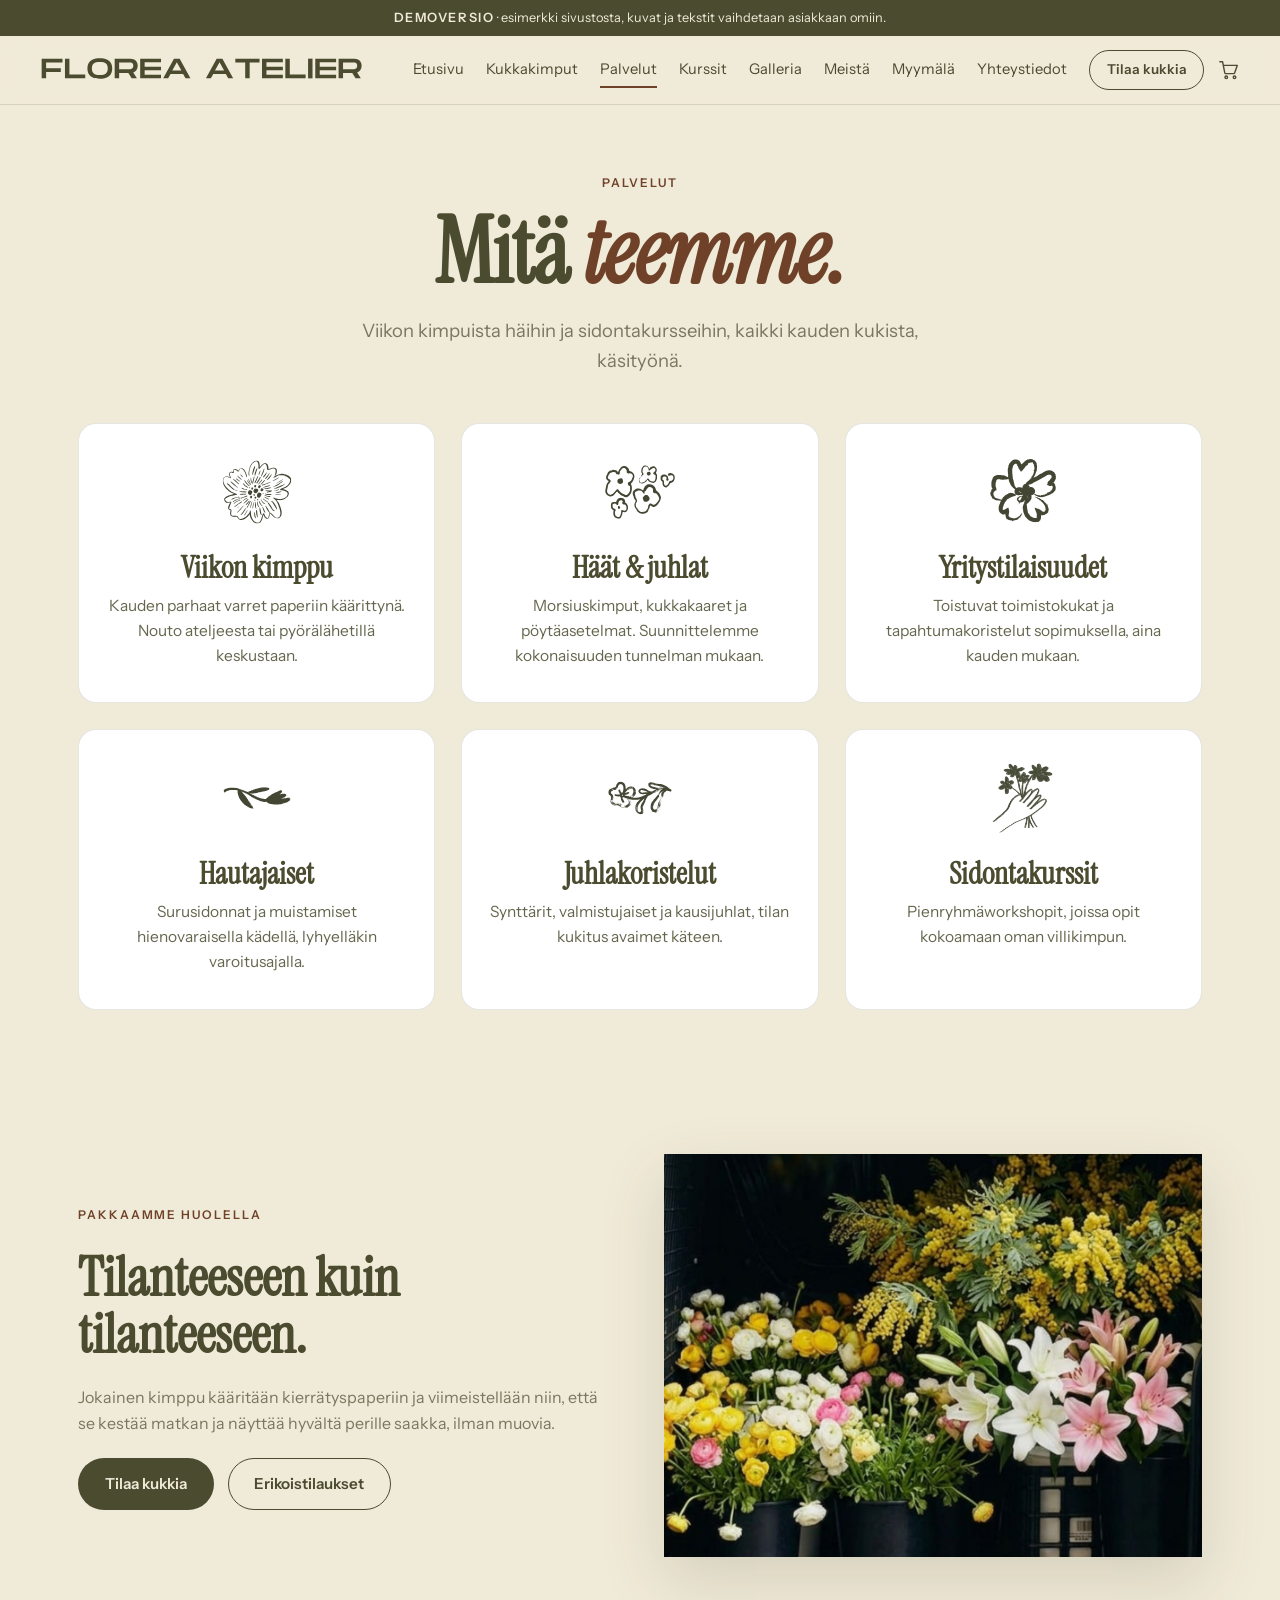
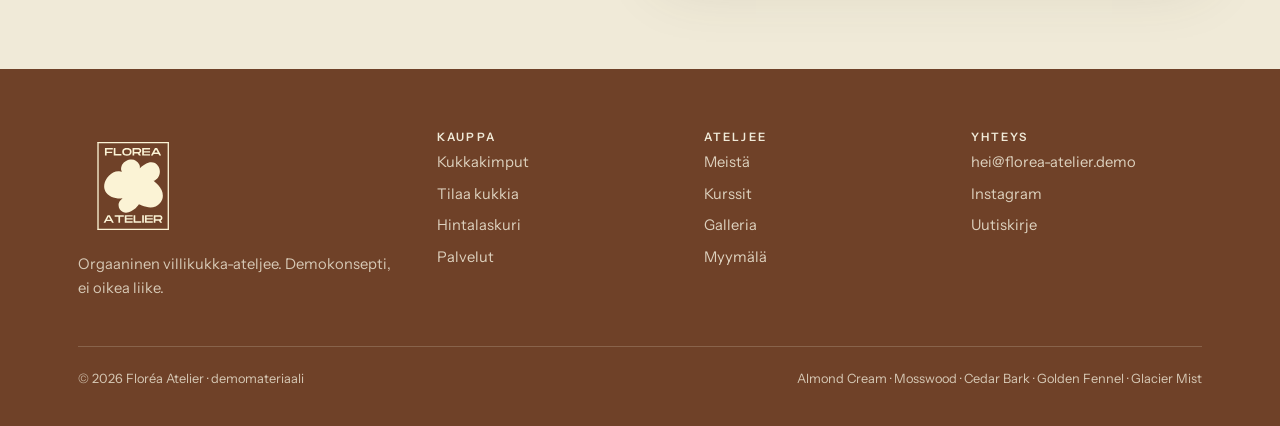
<file: palvelut.html>
<!DOCTYPE html>
<html lang="fi">
<head>
  <meta charset="UTF-8" />
  <meta name="viewport" content="width=device-width, initial-scale=1.0" />
  <title>Palvelut · Floréa Atelier</title>
  <meta name="description" content="Floréa Atelierin palvelut: viikon kimput, häät, yritystilaisuudet, surusidonta, juhlakoristelut ja sidontakurssit." />
  <link rel="preconnect" href="https://fonts.googleapis.com" />
  <link rel="preconnect" href="https://fonts.gstatic.com" crossorigin />
  <link href="https://fonts.googleapis.com/css2?family=Instrument+Serif:ital@0;1&family=Instrument+Sans:wght@400;500;600&display=swap" rel="stylesheet" />
  <link rel="stylesheet" href="style.css" />
</head>
<body>
  <header data-nav></header>

  <section class="page-header center">
    <div class="wrap">
      <span class="eyebrow">Palvelut</span>
      <h1>Mitä <em>teemme.</em></h1>
      <p class="lede muted">Viikon kimpuista häihin ja sidontakursseihin, kaikki kauden kukista, käsityönä.</p>
    </div>
  </section>

  <section style="padding-top:12px;">
    <div class="wrap">
      <div class="grid grid-3" data-services></div>
    </div>
  </section>


  <section>
    <div class="wrap split">
      <div class="stack-lg">
        <span class="eyebrow">Pakkaamme huolella</span>
        <h2>Tilanteeseen kuin tilanteeseen.</h2>
        <p class="muted">Jokainen kimppu kääritään kierrätyspaperiin ja viimeistellään niin, että se kestää matkan ja näyttää hyvältä perille saakka, ilman muovia.</p>
        <div class="hero-cta">
          <a class="btn btn--primary" href="tilaa.html">Tilaa kukkia</a>
          <a class="btn btn--ghost" href="catering.html">Erikoistilaukset</a>
        </div>
      </div>
      <div class="rounded-img" style="aspect-ratio:4/3;">
        <img src="assets/images/kukka-auto.jpg" alt="Kukkia toimitusautossa matkalla asiakkaalle" />
      </div>
    </div>
  </section>

  <footer data-footer></footer>
  <script src="site.js"></script>
  <script src="main.js"></script>
</body>
</html>
</file>
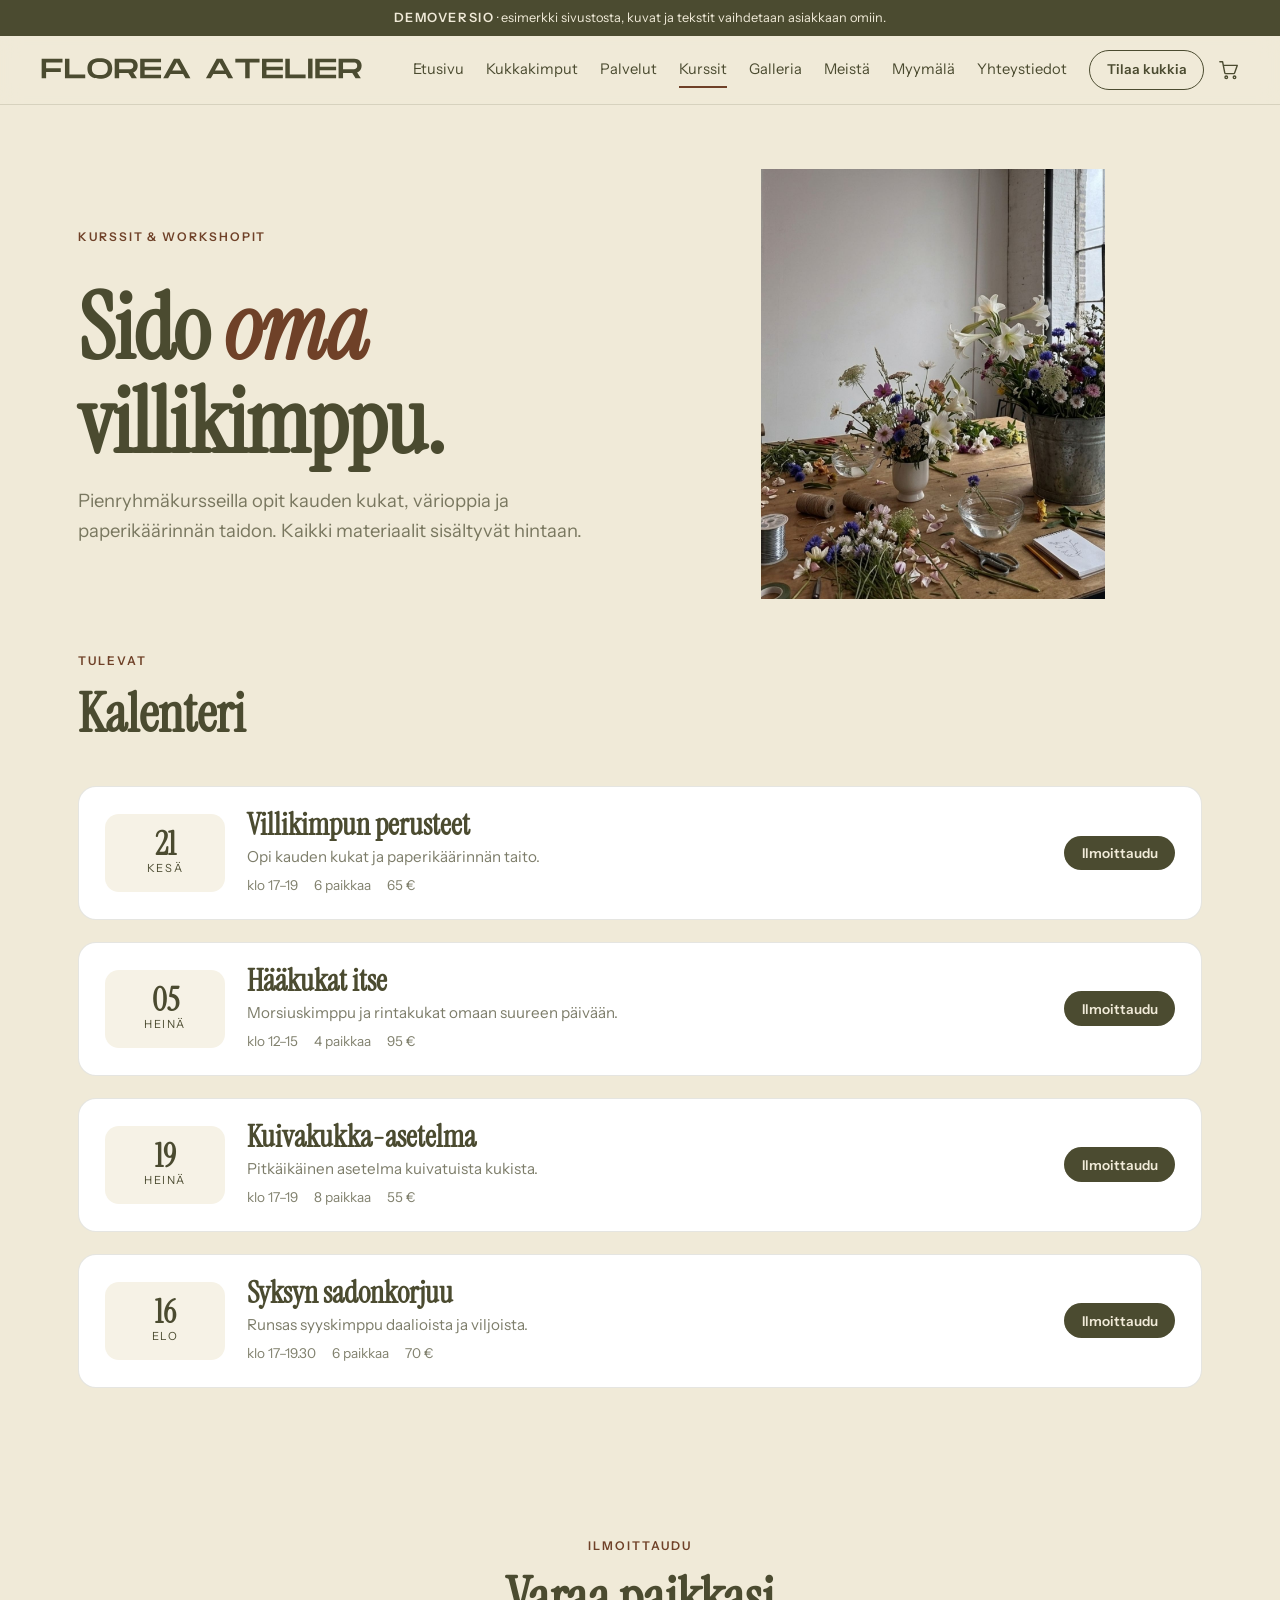
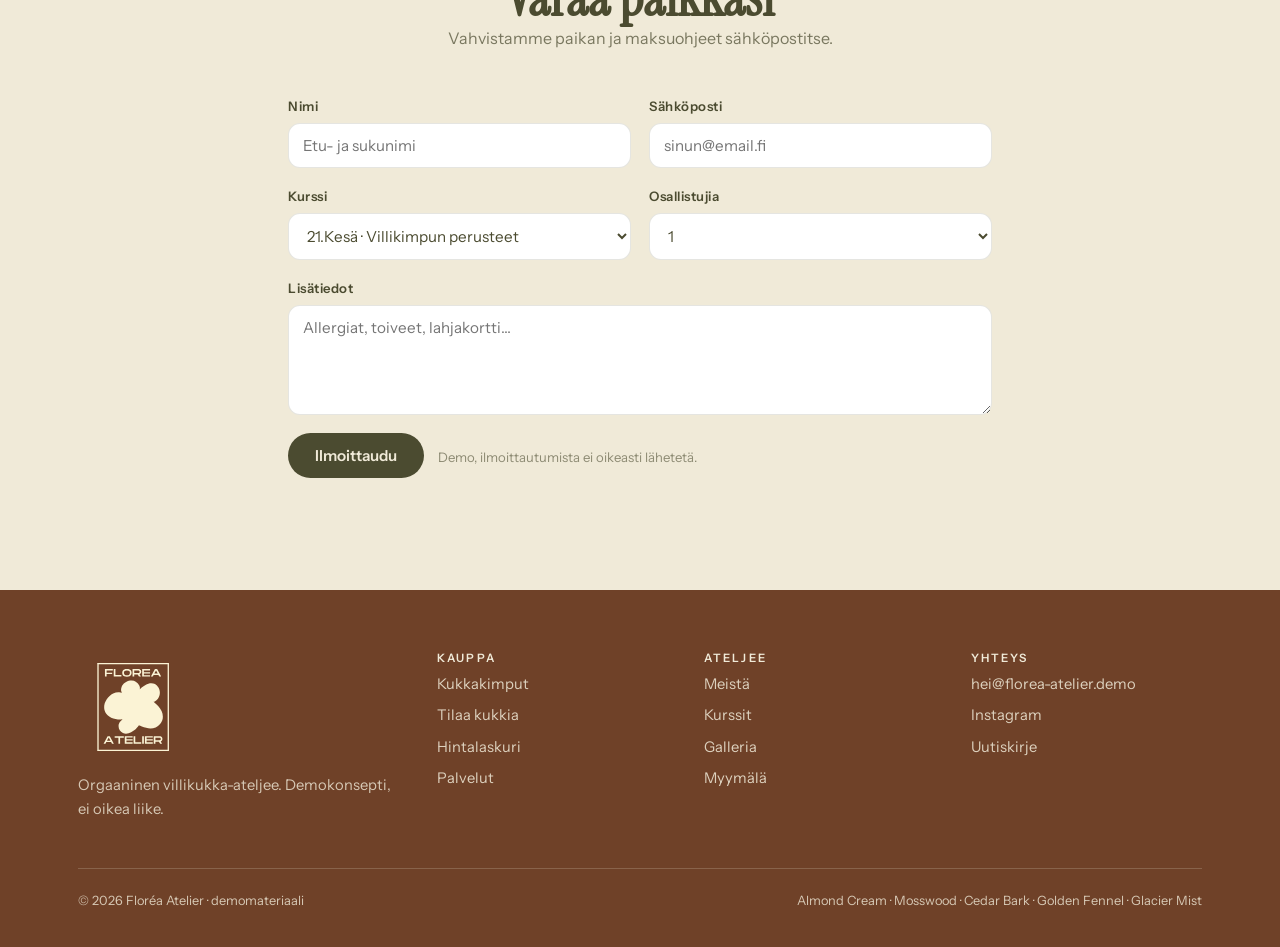
<file: tapahtumat.html>
<!DOCTYPE html>
<html lang="fi">
<head>
  <meta charset="UTF-8" />
  <meta name="viewport" content="width=device-width, initial-scale=1.0" />
  <title>Kurssit & workshopit · Floréa Atelier</title>
  <meta name="description" content="Floréa Atelierin kukkasidontakurssit ja workshopit. Ilmoittaudu mukaan oppimaan villikimpun salat." />
  <link rel="preconnect" href="https://fonts.googleapis.com" />
  <link rel="preconnect" href="https://fonts.gstatic.com" crossorigin />
  <link href="https://fonts.googleapis.com/css2?family=Instrument+Serif:ital@0;1&family=Instrument+Sans:wght@400;500;600&display=swap" rel="stylesheet" />
  <link rel="stylesheet" href="style.css" />
</head>
<body>
  <header data-nav></header>

  <section class="page-header">
    <div class="wrap split">
      <div class="stack-lg">
        <span class="eyebrow">Kurssit & workshopit</span>
        <h1>Sido <em>oma</em> villikimppu.</h1>
        <p class="lede muted">Pienryhmäkursseilla opit kauden kukat, värioppia ja paperikäärinnän taidon. Kaikki materiaalit sisältyvät hintaan.</p>
      </div>
      <div class="media-banner img-narrow" style="aspect-ratio:4/5;">
        <img src="assets/images/workshops.jpg" alt="Kukkasidontakurssi käynnissä" />
      </div>
    </div>
  </section>

  <section style="padding-top:12px;">
    <div class="wrap">
      <div class="section-head"><span class="eyebrow">Tulevat</span><h2>Kalenteri</h2></div>
      <div class="stack-lg" data-workshops></div>
    </div>
  </section>


  <!-- Ilmoittautuminen -->
  <section>
    <div class="wrap narrow">
      <div class="section-head center">
        <span class="eyebrow">Ilmoittaudu</span>
        <h2>Varaa paikkasi</h2>
        <p class="muted">Vahvistamme paikan ja maksuohjeet sähköpostitse.</p>
      </div>
      <form data-form>
        <div class="form-grid">
          <div class="field"><label>Nimi</label><input type="text" required placeholder="Etu- ja sukunimi" /></div>
          <div class="field"><label>Sähköposti</label><input type="email" required placeholder="sinun@email.fi" /></div>
          <div class="field"><label>Kurssi</label><select id="wsSelect"></select></div>
          <div class="field"><label>Osallistujia</label>
            <select><option>1</option><option>2</option><option>3</option><option>4+</option></select></div>
          <div class="field full"><label>Lisätiedot</label><textarea placeholder="Allergiat, toiveet, lahjakortti…"></textarea></div>
        </div>
        <div style="margin-top:18px;display:flex;gap:14px;align-items:center;flex-wrap:wrap;">
          <button class="btn btn--primary" type="submit">Ilmoittaudu</button>
          <span class="form-note">Demo, ilmoittautumista ei oikeasti lähetetä.</span>
        </div>
        <div class="form-success" data-success>Kiitos! Ilmoittautumisesi on vastaanotettu (demo). Lähetämme vahvistuksen sähköpostitse.</div>
      </form>
    </div>
  </section>

  <footer data-footer></footer>
  <script src="site.js"></script>
  <script src="main.js"></script>
</body>
</html>
</file>
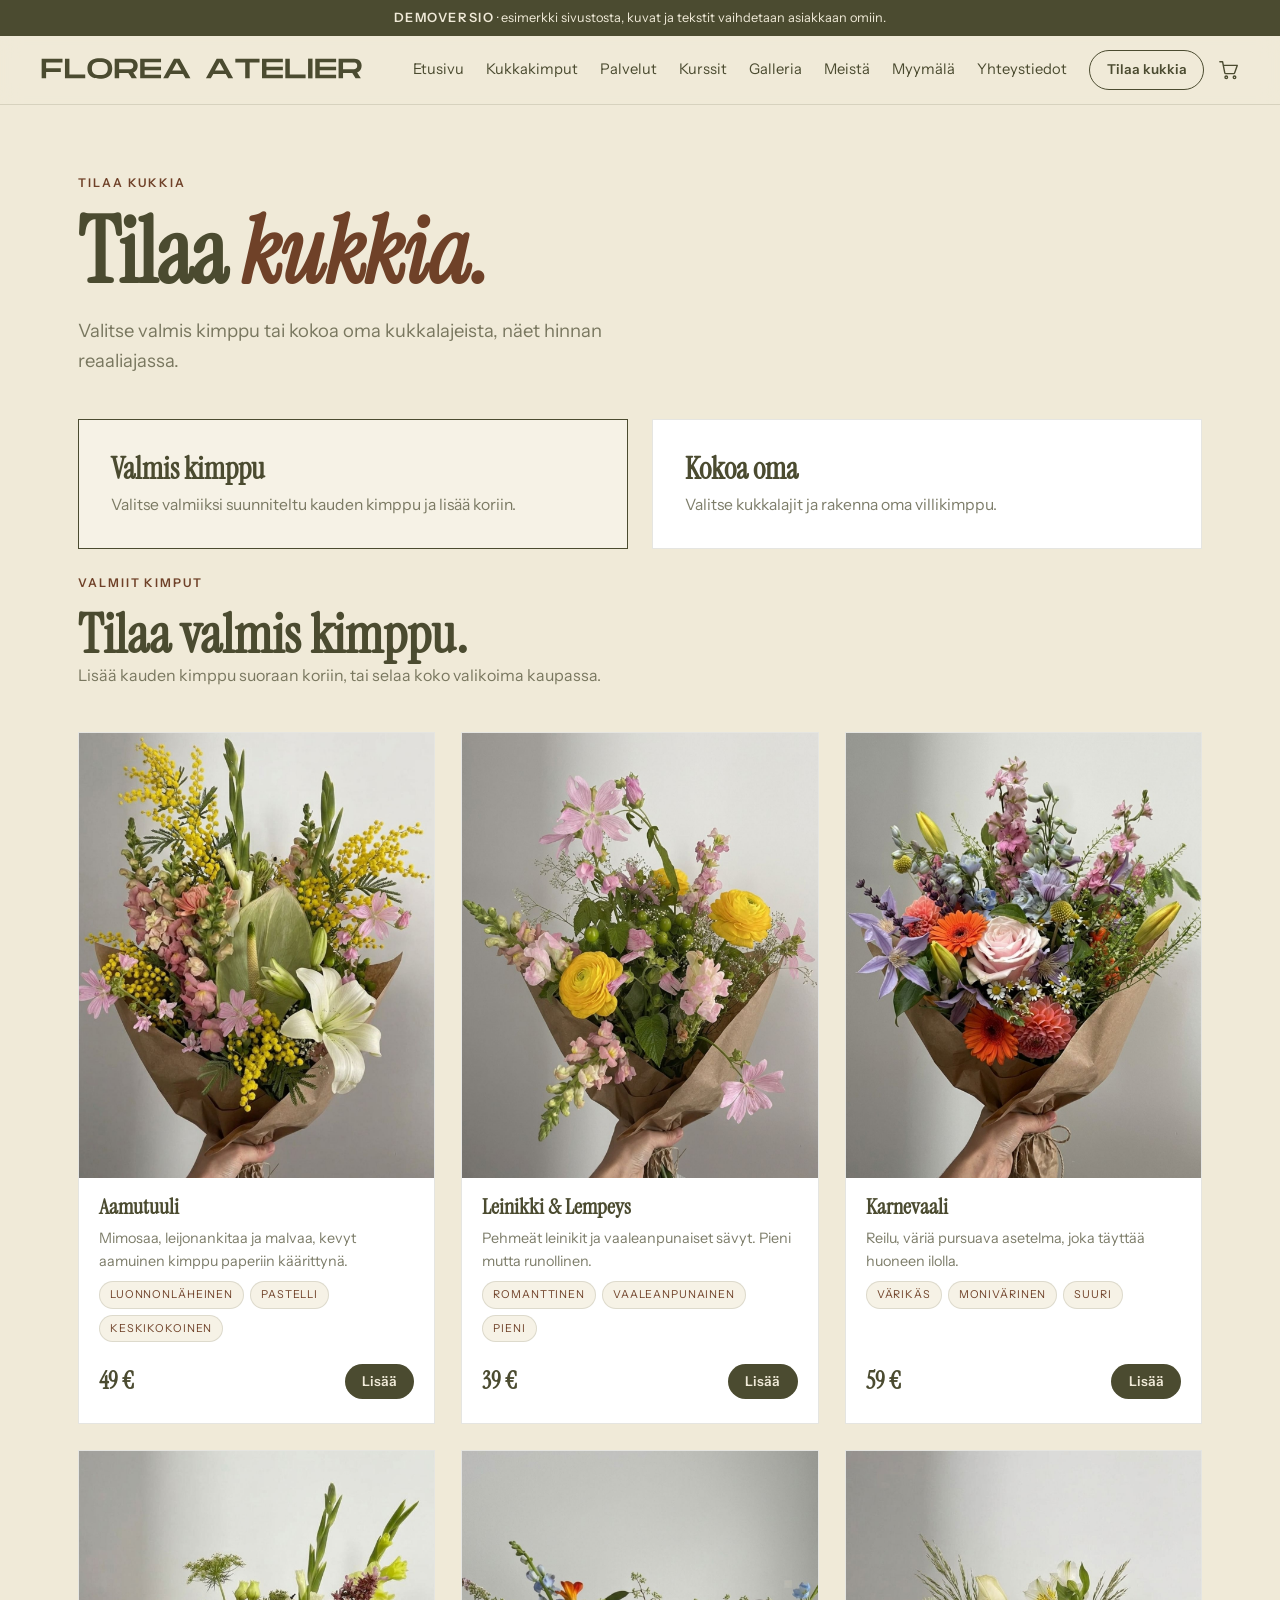
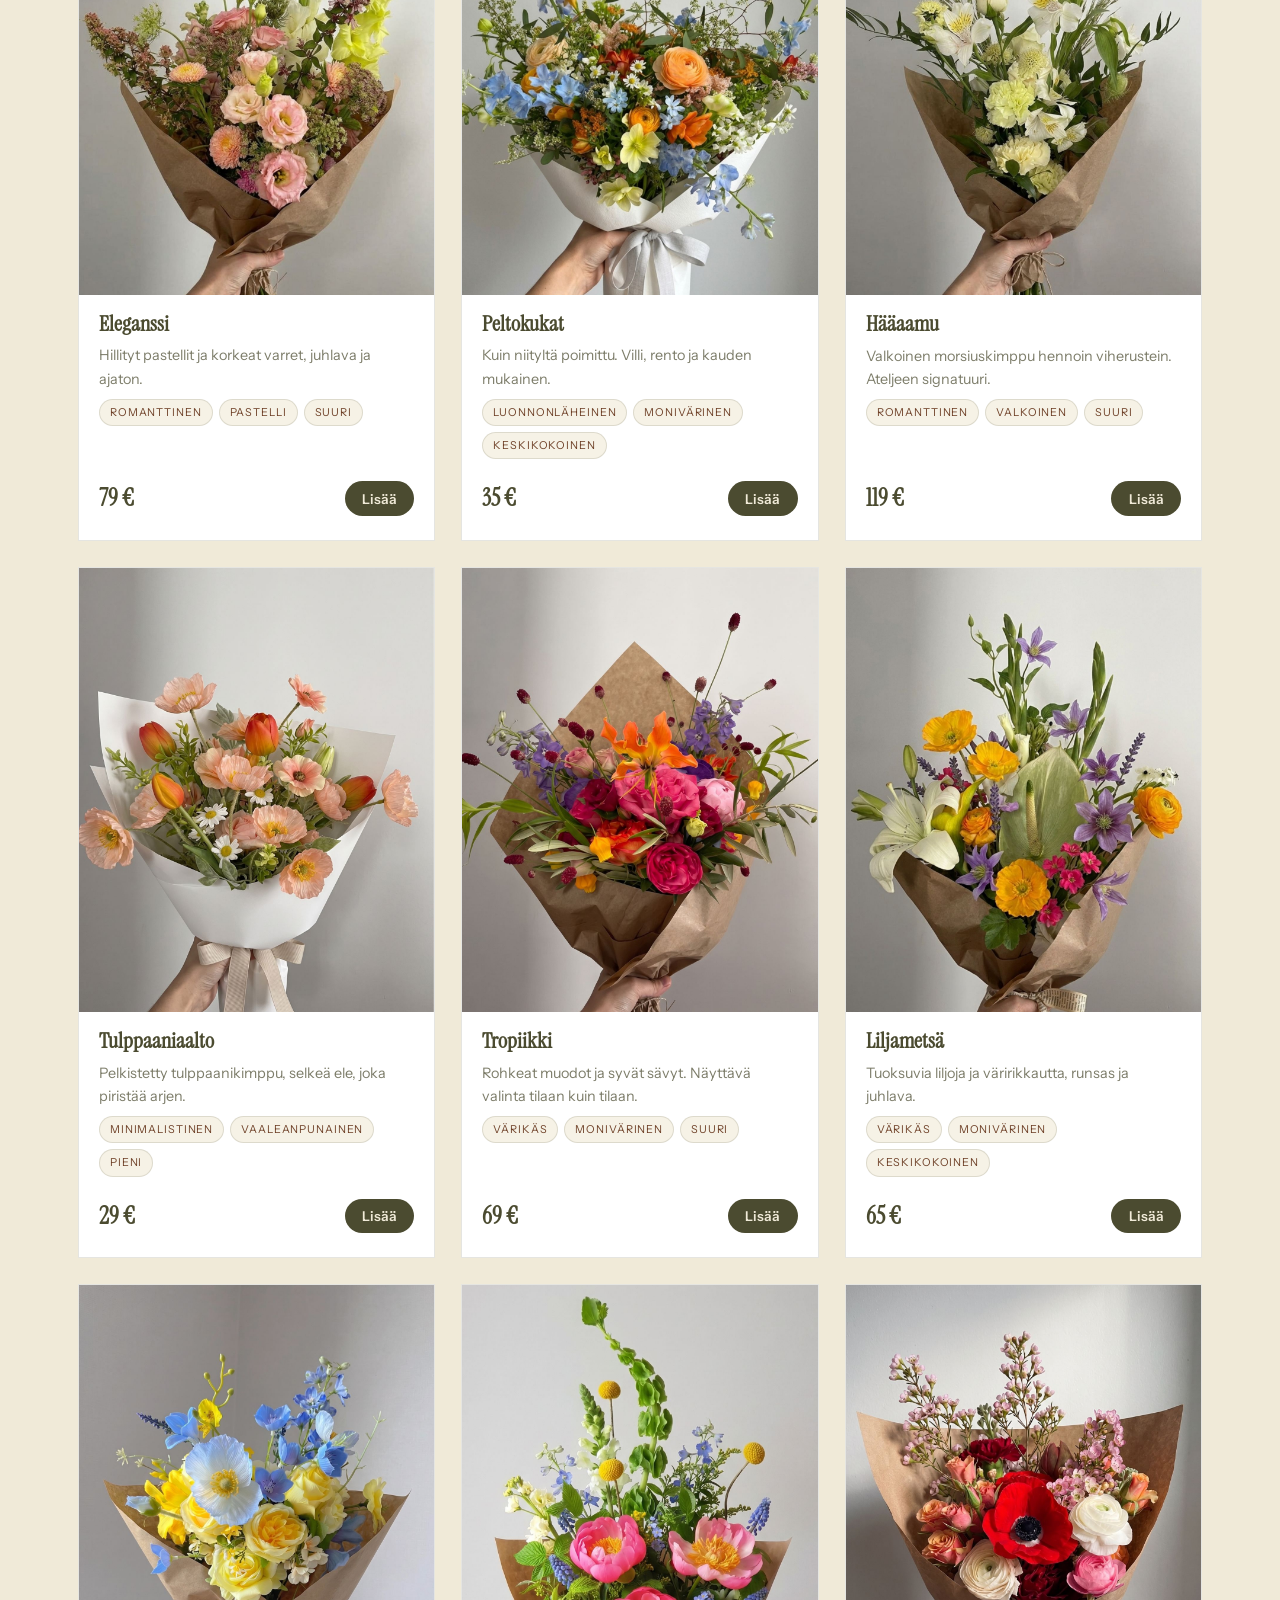
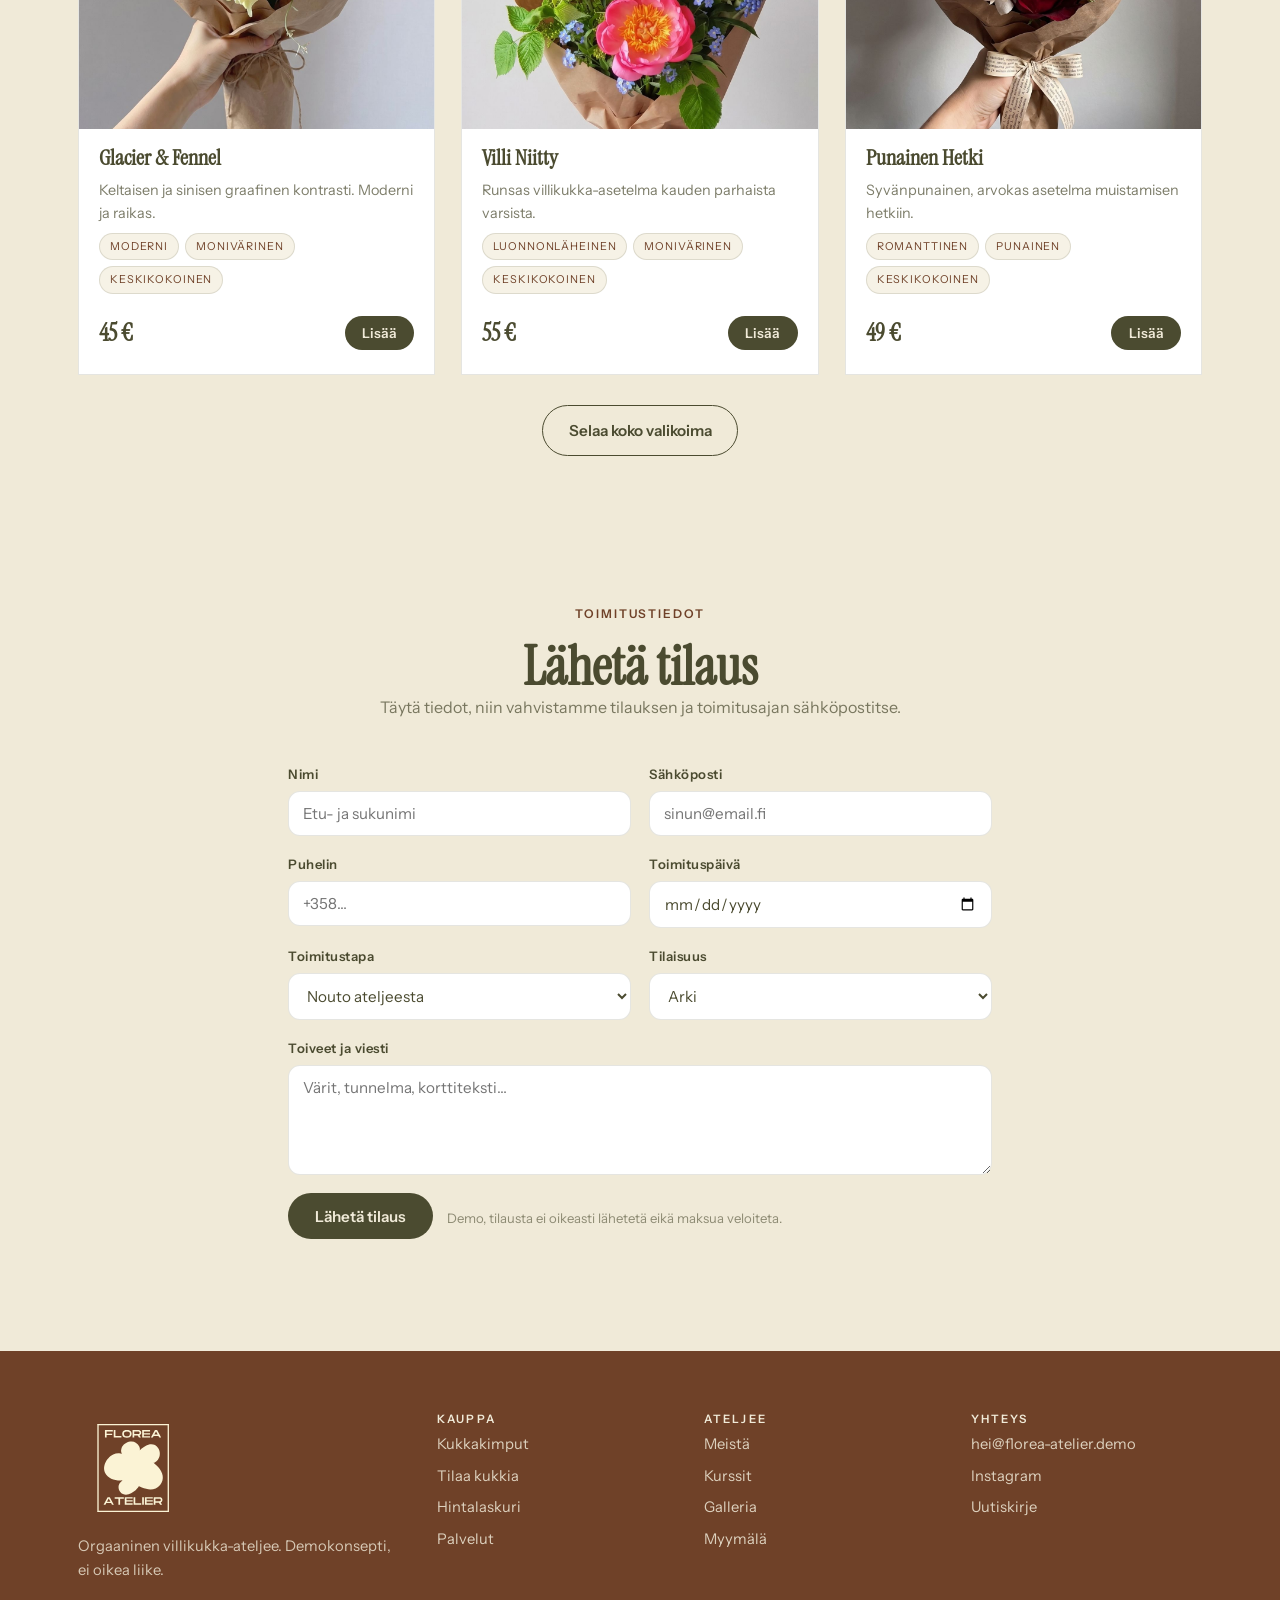
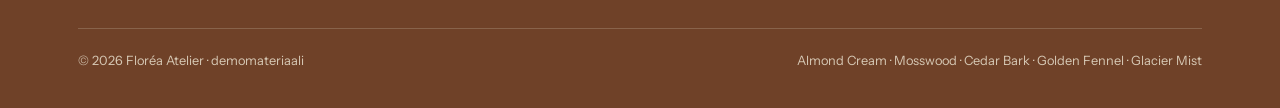
<file: tilaa.html>
<!DOCTYPE html>
<html lang="fi">
<head>
  <meta charset="UTF-8" />
  <meta name="viewport" content="width=device-width, initial-scale=1.0" />
  <title>Tilaa kukkia · Floréa Atelier</title>
  <meta name="description" content="Kokoa oma villikimppu kukkalajeista tai tilaa valmis kimppu. Räätälöinti ja toimitus Helsingin alueella." />
  <link rel="preconnect" href="https://fonts.googleapis.com" />
  <link rel="preconnect" href="https://fonts.gstatic.com" crossorigin />
  <link href="https://fonts.googleapis.com/css2?family=Instrument+Serif:ital@0;1&family=Instrument+Sans:wght@400;500;600&display=swap" rel="stylesheet" />
  <link rel="stylesheet" href="style.css" />
</head>
<body>
  <header data-nav></header>

  <section class="page-header">
    <div class="wrap">
      <span class="eyebrow">Tilaa kukkia</span>
      <h1>Tilaa <em>kukkia.</em></h1>
      <p class="lede muted" data-preselect>Valitse valmis kimppu tai kokoa oma kukkalajeista, näet hinnan reaaliajassa.</p>
    </div>
  </section>

  <!-- Valinta: valmis vai oma -->
  <section style="padding-top:8px; padding-bottom:8px;">
    <div class="wrap">
      <div class="choice-grid">
        <button class="choice-btn" type="button" data-choose="valmis">
          <span class="choice-title">Valmis kimppu</span>
          <span class="choice-sub">Valitse valmiiksi suunniteltu kauden kimppu ja lisää koriin.</span>
        </button>
        <button class="choice-btn" type="button" data-choose="oma">
          <span class="choice-title">Kokoa oma</span>
          <span class="choice-sub">Valitse kukkalajit ja rakenna oma villikimppu.</span>
        </button>
      </div>
    </div>
  </section>

  <!-- Valmiit kimput tuotteina -->
  <section style="padding-top:12px;" data-pane="valmis">
    <div class="wrap">
      <div class="section-head">
        <span class="eyebrow">Valmiit kimput</span>
        <h2>Tilaa valmis kimppu.</h2>
        <p class="muted">Lisää kauden kimppu suoraan koriin, tai selaa koko valikoima kaupassa.</p>
      </div>
      <div class="grid grid-3" data-featured="99"></div>
      <div class="center" style="margin-top:30px;">
        <a class="btn btn--ghost" href="tuotteet.html">Selaa koko valikoima</a>
      </div>
    </div>
  </section>

  <!-- Kokoa oma kimppu -->
  <section data-pane="oma" style="display:none;">
    <div class="wrap">
      <div class="section-head">
        <span class="eyebrow">Kokoa oma</span>
        <h2>Oma villikimppu.</h2>
        <p class="muted">Valitse kukkalajit, niin hinta päivittyy reaaliajassa.</p>
      </div>
      <div data-builder></div>
    </div>
  </section>


  <!-- Tilaus / toimitus -->
  <section>
    <div class="wrap narrow">
      <div class="section-head center">
        <span class="eyebrow">Toimitustiedot</span>
        <h2>Lähetä tilaus</h2>
        <p class="muted">Täytä tiedot, niin vahvistamme tilauksen ja toimitusajan sähköpostitse.</p>
      </div>
      <form data-form>
        <div class="form-grid">
          <div class="field"><label>Nimi</label><input type="text" required placeholder="Etu- ja sukunimi" /></div>
          <div class="field"><label>Sähköposti</label><input type="email" required placeholder="sinun@email.fi" /></div>
          <div class="field"><label>Puhelin</label><input type="tel" placeholder="+358…" /></div>
          <div class="field"><label>Toimituspäivä</label><input type="date" /></div>
          <div class="field"><label>Toimitustapa</label>
            <select><option>Nouto ateljeesta</option><option>Pyörälähetti (keskusta)</option><option>Kotiinkuljetus</option></select>
          </div>
          <div class="field"><label>Tilaisuus</label>
            <select><option>Arki</option><option>Syntymäpäivä</option><option>Häät</option><option>Hautajaiset</option><option>Yritys</option></select>
          </div>
          <div class="field full"><label>Toiveet ja viesti</label><textarea placeholder="Värit, tunnelma, korttiteksti…"></textarea></div>
        </div>
        <div style="margin-top:18px;display:flex;gap:14px;align-items:center;flex-wrap:wrap;">
          <button class="btn btn--primary" type="submit">Lähetä tilaus</button>
          <span class="form-note">Demo, tilausta ei oikeasti lähetetä eikä maksua veloiteta.</span>
        </div>
        <div class="form-success" data-success>Kiitos! Tilauksesi on vastaanotettu (demo). Olemme yhteydessä sähköpostitse.</div>
      </form>
    </div>
  </section>

  <footer data-footer></footer>
  <script src="site.js"></script>
  <script src="main.js"></script>
</body>
</html>
</file>
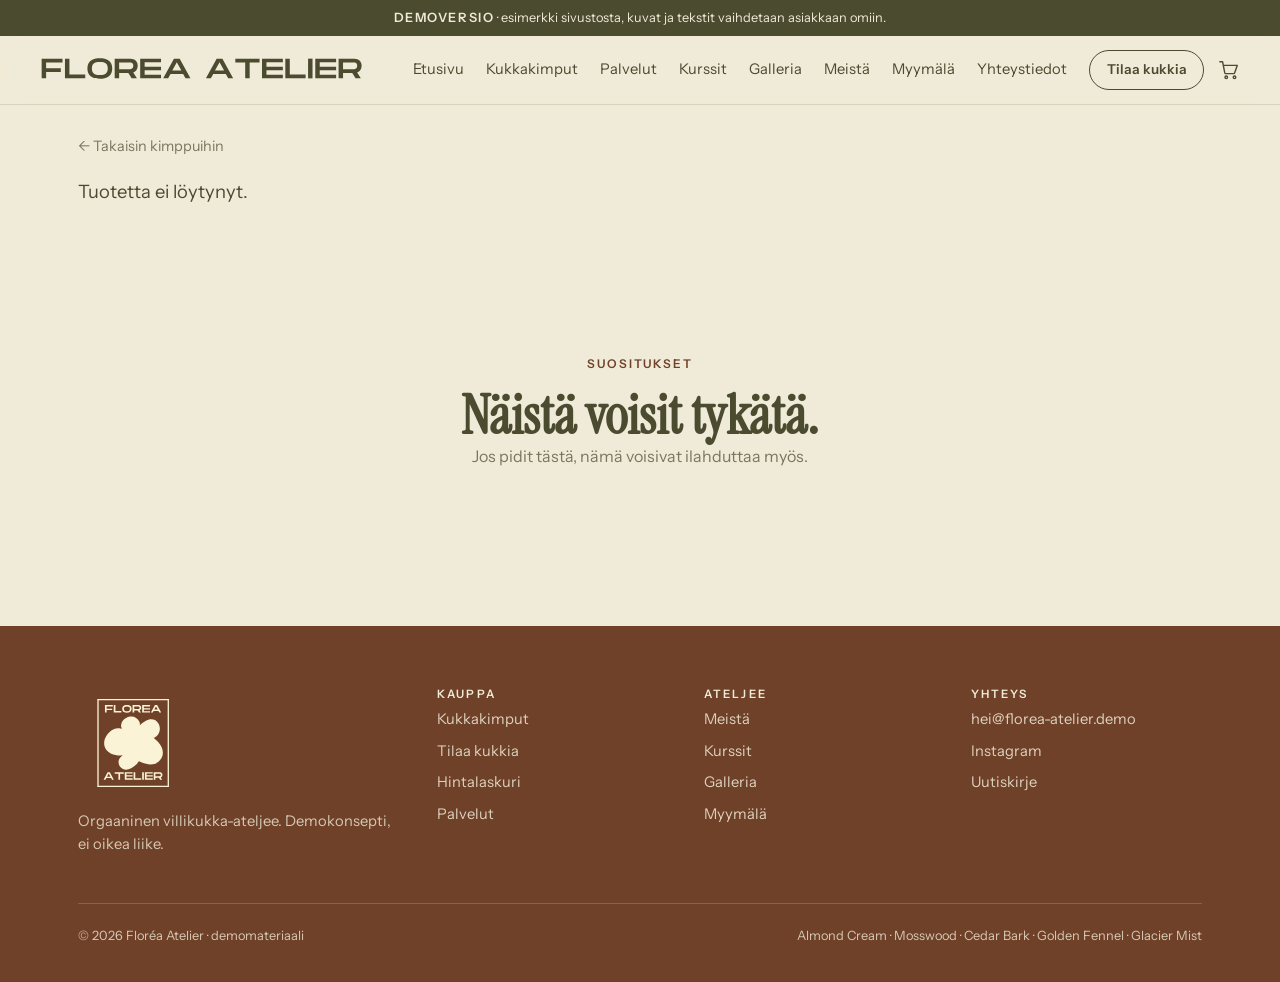
<file: tuote.html>
<!DOCTYPE html>
<html lang="fi">
<head>
  <meta charset="UTF-8" />
  <meta name="viewport" content="width=device-width, initial-scale=1.0" />
  <title>Kimppu · Floréa Atelier</title>
  <meta name="description" content="Floréa Atelierin kukkakimppu, kuvaus, sopivuus ja koko. Lisää koriin." />
  <link rel="preconnect" href="https://fonts.googleapis.com" />
  <link rel="preconnect" href="https://fonts.gstatic.com" crossorigin />
  <link href="https://fonts.googleapis.com/css2?family=Instrument+Serif:ital@0;1&family=Instrument+Sans:wght@400;500;600&display=swap" rel="stylesheet" />
  <link rel="stylesheet" href="style.css" />
</head>
<body>
  <header data-nav></header>

  <section style="padding-top:28px;">
    <div class="wrap">
      <a href="tuotteet.html" class="muted" style="text-decoration:none; font-size:0.9rem;">← Takaisin kimppuihin</a>
      <div data-product style="margin-top:18px;"></div>
    </div>
  </section>

  <!-- Suositukset -->
  <section>
    <div class="wrap">
      <div class="section-head center">
        <span class="eyebrow">Suositukset</span>
        <h2>Näistä voisit tykätä.</h2>
        <p class="muted">Jos pidit tästä, nämä voisivat ilahduttaa myös.</p>
      </div>
      <div class="grid grid-3" data-related></div>
    </div>
  </section>

  <footer data-footer></footer>
  <script src="site.js"></script>
  <script src="main.js"></script>
</body>
</html>
</file>
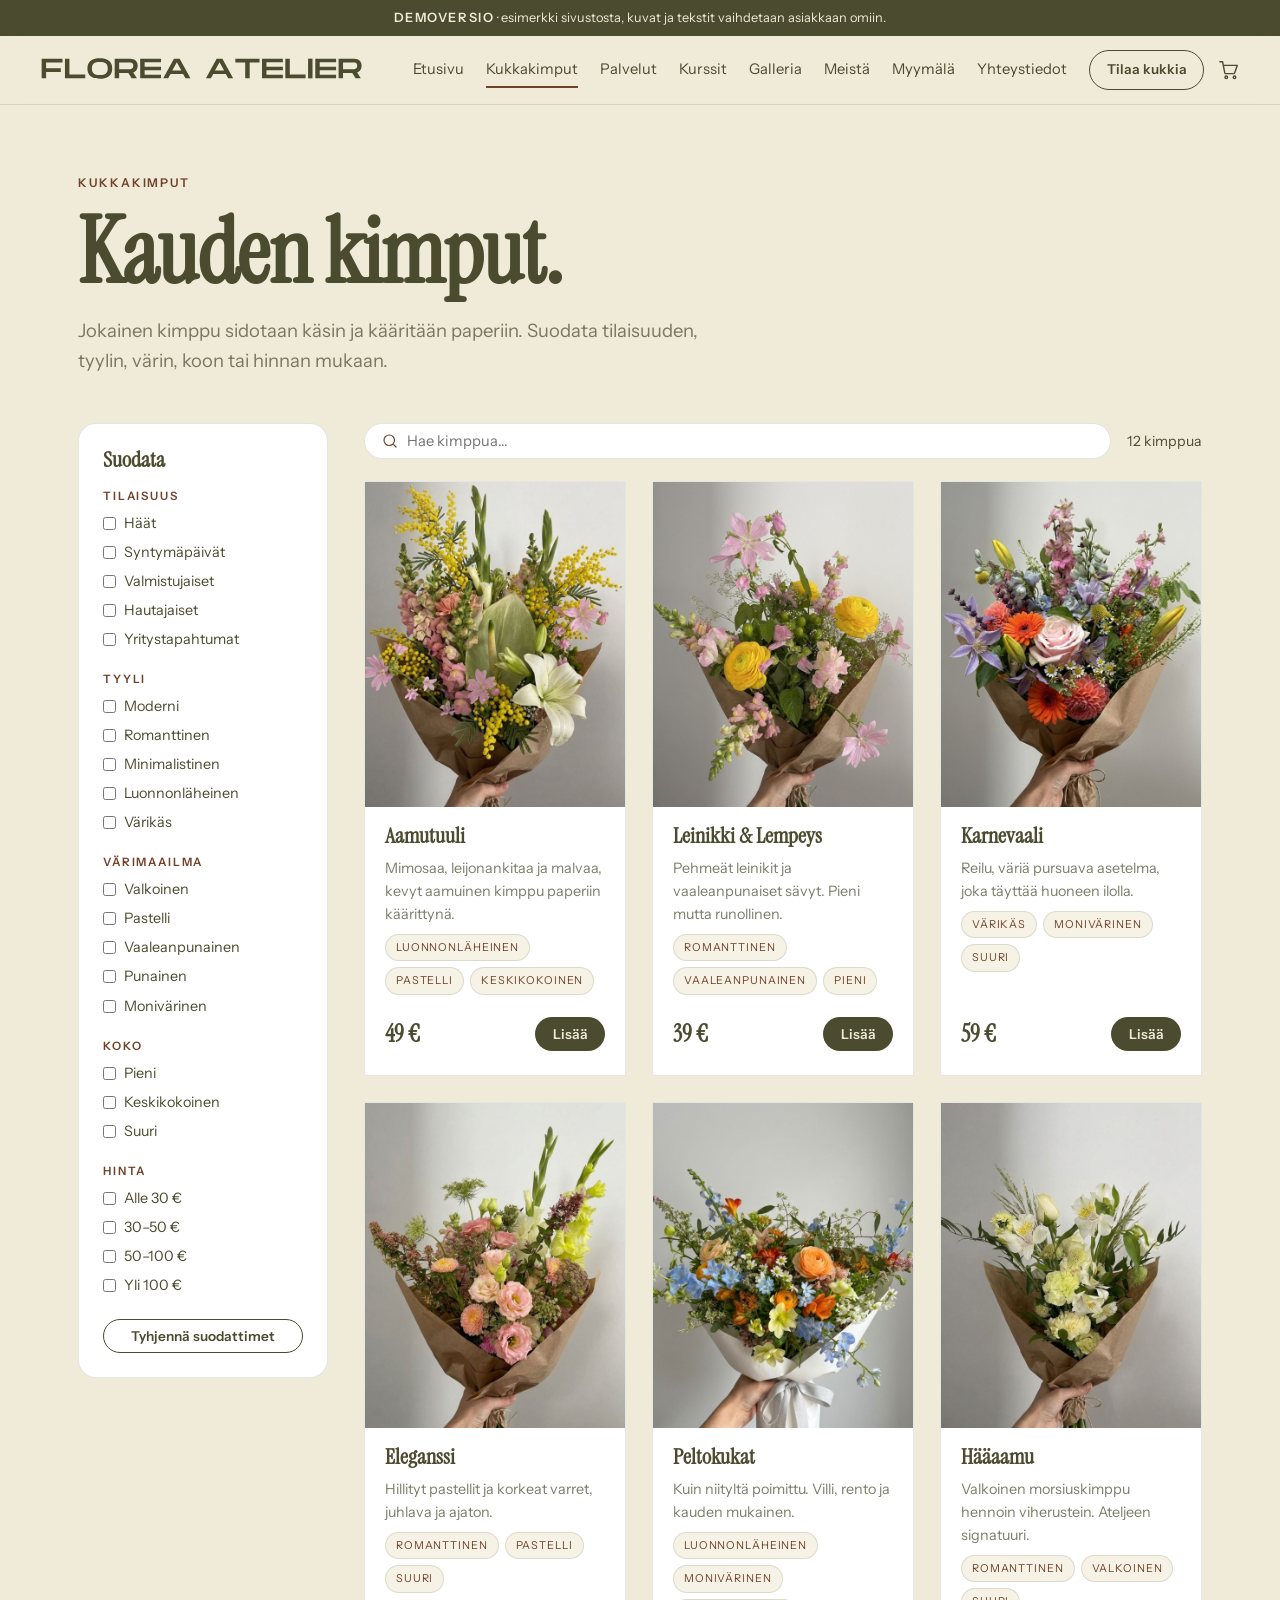
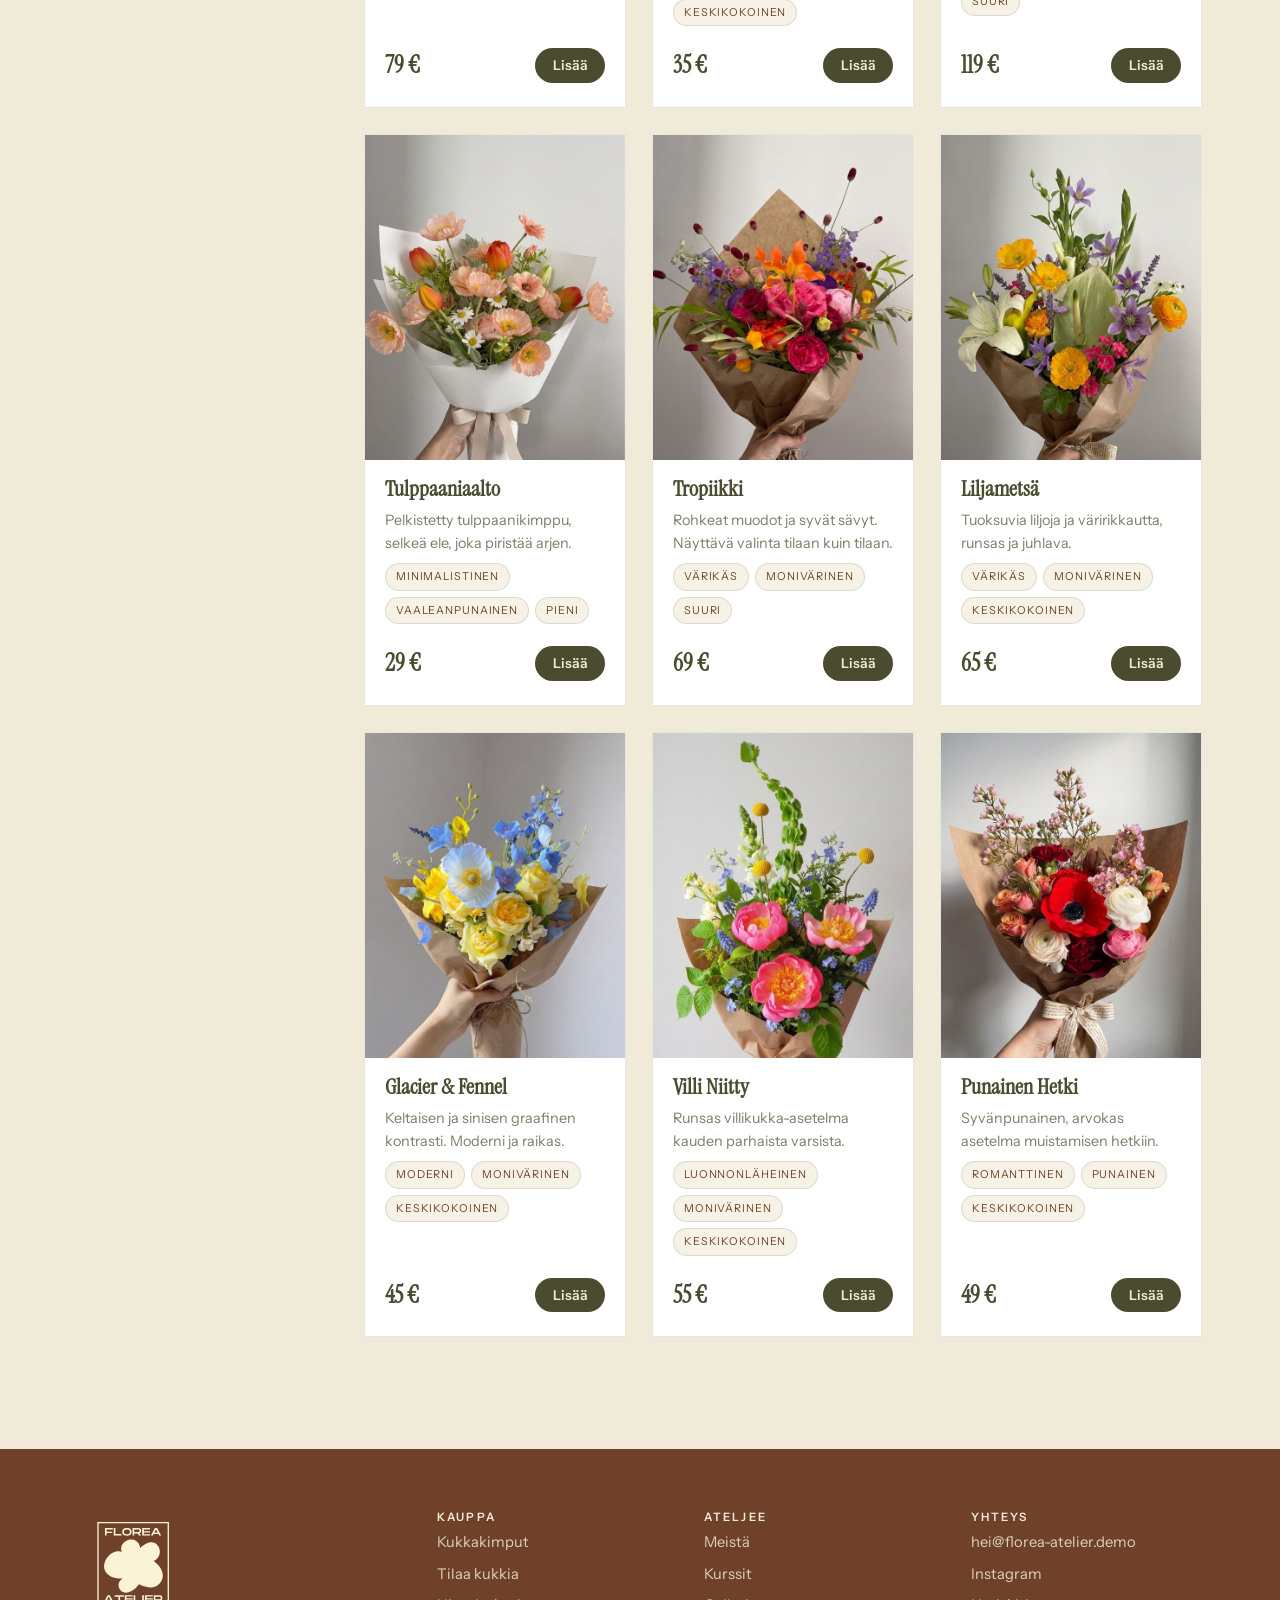
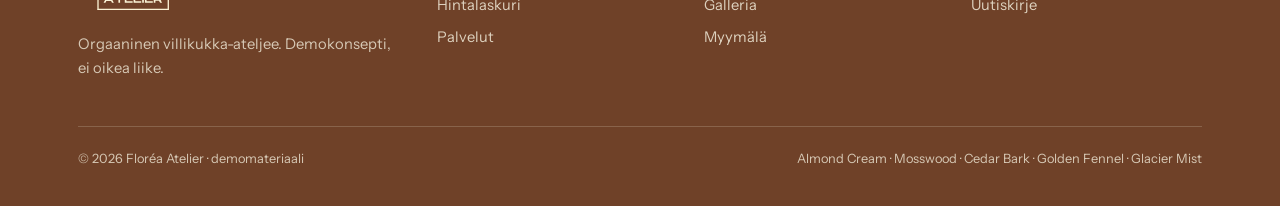
<file: tuotteet.html>
<!DOCTYPE html>
<html lang="fi">
<head>
  <meta charset="UTF-8" />
  <meta name="viewport" content="width=device-width, initial-scale=1.0" />
  <title>Kukkakimput · Floréa Atelier</title>
  <meta name="description" content="Selaa ja suodata Floréa Atelierin kukkakimput tilaisuuden, tyylin, värin, koon ja hinnan mukaan." />
  <link rel="preconnect" href="https://fonts.googleapis.com" />
  <link rel="preconnect" href="https://fonts.gstatic.com" crossorigin />
  <link href="https://fonts.googleapis.com/css2?family=Instrument+Serif:ital@0;1&family=Instrument+Sans:wght@400;500;600&display=swap" rel="stylesheet" />
  <link rel="stylesheet" href="style.css" />
</head>
<body>
  <header data-nav></header>

  <section class="page-header">
    <div class="wrap">
      <span class="eyebrow">Kukkakimput</span>
      <h1>Kauden kimput.</h1>
      <p class="lede muted">Jokainen kimppu sidotaan käsin ja kääritään paperiin. Suodata tilaisuuden, tyylin, värin, koon tai hinnan mukaan.</p>
    </div>
  </section>

  <section style="padding-top:12px;">
    <div class="wrap shop-layout">
      <aside class="filters" data-filters>
        <h3 style="font-size:1.4rem;margin-bottom:18px;">Suodata</h3>
      </aside>
      <div>
        <div class="shop-toolbar">
          <div class="search-box">
            <span data-ico="search" style="color:var(--cedar-bark);display:flex;"></span>
            <input type="search" placeholder="Hae kimppua…" data-search aria-label="Hae" />
          </div>
          <span class="result-count" data-count></span>
        </div>
        <div class="grid grid-3" data-products></div>
      </div>
    </div>
  </section>

  <footer data-footer></footer>
  <script src="site.js"></script>
  <script src="main.js"></script>
</body>
</html>
</file>
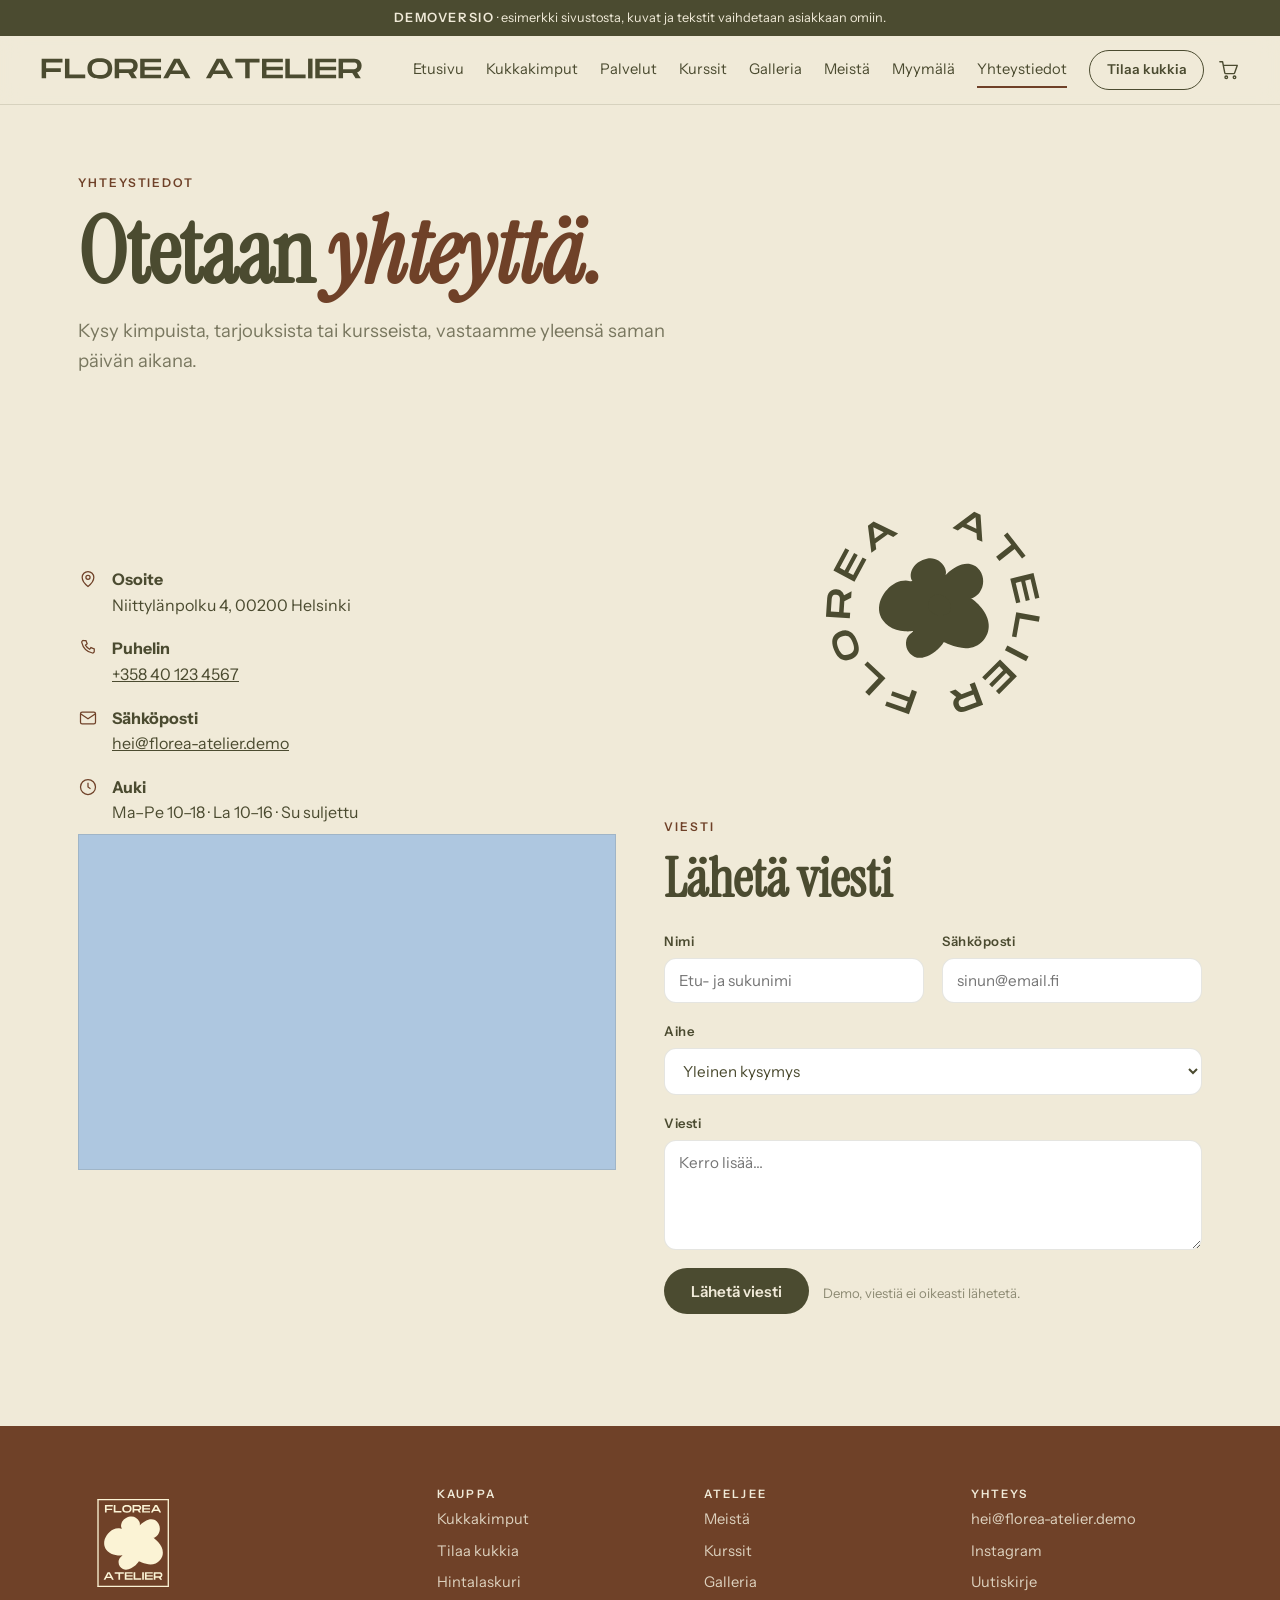
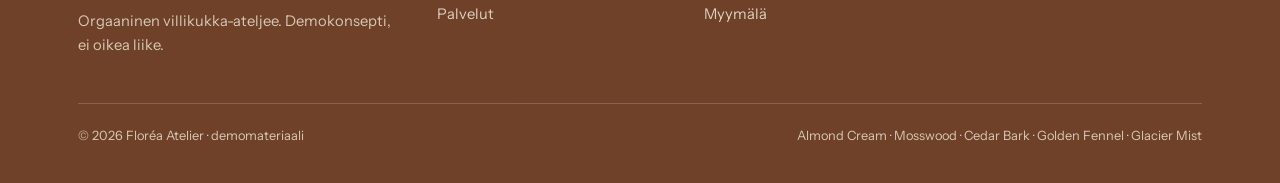
<file: yhteystiedot.html>
<!DOCTYPE html>
<html lang="fi">
<head>
  <meta charset="UTF-8" />
  <meta name="viewport" content="width=device-width, initial-scale=1.0" />
  <title>Yhteystiedot · Floréa Atelier</title>
  <meta name="description" content="Ota yhteyttä Floréa Atelieriin. Puhelin, sähköposti, osoite ja kartta." />
  <link rel="preconnect" href="https://fonts.googleapis.com" />
  <link rel="preconnect" href="https://fonts.gstatic.com" crossorigin />
  <link href="https://fonts.googleapis.com/css2?family=Instrument+Serif:ital@0;1&family=Instrument+Sans:wght@400;500;600&display=swap" rel="stylesheet" />
  <link rel="stylesheet" href="style.css" />
</head>
<body>
  <header data-nav></header>

  <section class="page-header">
    <div class="wrap">
      <span class="eyebrow">Yhteystiedot</span>
      <h1>Otetaan <em>yhteyttä.</em></h1>
      <p class="lede muted">Kysy kimpuista, tarjouksista tai kursseista, vastaamme yleensä saman päivän aikana.</p>
    </div>
  </section>

  <section style="padding-top:12px;">
    <div class="wrap split">
      <div class="stack-lg">
        <ul class="contact-list">
          <li><span class="ico" data-ico="pin"></span><div><strong>Osoite</strong><br>Niittylänpolku 4, 00200 Helsinki</div></li>
          <li><span class="ico" data-ico="phone"></span><div><strong>Puhelin</strong><br><a href="tel:+358401234567">+358 40 123 4567</a></div></li>
          <li><span class="ico" data-ico="mail"></span><div><strong>Sähköposti</strong><br><a href="mailto:hei@florea-atelier.demo">hei@florea-atelier.demo</a></div></li>
          <li><span class="ico" data-ico="clock"></span><div><strong>Auki</strong><br>Ma–Pe 10–18 · La 10–16 · Su suljettu</div></li>
        </ul>
        <div class="map-embed" style="margin-top:8px;">
          <iframe title="Kartta" src="https://www.openstreetmap.org/export/embed.html?bbox=24.90%2C60.16%2C24.96%2C60.18&layer=mapnik" loading="lazy"></iframe>
        </div>
      </div>

      <div>
        <div class="spin-seal"><img src="assets/logos/logo-ympyra.svg" alt="" /></div>
        <div class="section-head" style="margin-bottom:24px;">
          <span class="eyebrow">Viesti</span>
          <h2>Lähetä viesti</h2>
        </div>
        <form data-form>
          <div class="form-grid">
            <div class="field"><label>Nimi</label><input type="text" required placeholder="Etu- ja sukunimi" /></div>
            <div class="field"><label>Sähköposti</label><input type="email" required placeholder="sinun@email.fi" /></div>
            <div class="field full"><label>Aihe</label>
              <select><option>Yleinen kysymys</option><option>Tilaus</option><option>Tarjouspyyntö</option><option>Kurssit</option></select></div>
            <div class="field full"><label>Viesti</label><textarea required placeholder="Kerro lisää…"></textarea></div>
          </div>
          <div style="margin-top:18px;display:flex;gap:14px;align-items:center;flex-wrap:wrap;">
            <button class="btn btn--primary" type="submit">Lähetä viesti</button>
            <span class="form-note">Demo, viestiä ei oikeasti lähetetä.</span>
          </div>
          <div class="form-success" data-success>Kiitos viestistäsi! Olemme yhteydessä pian (demo).</div>
        </form>
      </div>
    </div>
  </section>

  <footer data-footer></footer>
  <script src="site.js"></script>
  <script src="main.js"></script>
</body>
</html>
</file>
<file: style.css>
/* =====================================================================
   Floréa Atelier · style.css
   Brändivärit & fontit :root-muuttujissa. Vaihda vain nämä, kun
   sovellat runkoa toiseen toimialaan.
   ===================================================================== */

:root {
  /* Brändivärit (kovat arvot) */
  --almond-cream:  #F0EAD8;
  --mosswood:      #4B4B30;
  --cedar-bark:    #6F4128;
  --golden-fennel: #AFA857;
  --glacier-mist:  #AEC7E0;

  /* Johdetut sävyt */
  --cream-soft:    #F6F2E6;
  --ink:           #3A3A26;
  --line:          rgba(75, 75, 48, 0.14);
  --shadow:        0 24px 60px rgba(75, 75, 48, 0.16);

  /* Fontit */
  --font-display: "Instrument Serif", Georgia, serif;
  --font-body:    "Instrument Sans", system-ui, sans-serif;

  --radius-card: 18px;
  --radius-pill: 999px;

  --max: 1180px;
}

/* ===== Perus ===== */
* { box-sizing: border-box; margin: 0; padding: 0; }
html { scroll-behavior: smooth; }
body {
  background: var(--almond-cream);
  color: var(--mosswood);
  font-family: var(--font-body);
  line-height: 1.6;
  -webkit-font-smoothing: antialiased;
  overflow-x: hidden;
}
img { max-width: 100%; display: block; }
a { color: inherit; }

.wrap { max-width: var(--max); margin: 0 auto; padding: 0 28px; }
.narrow { max-width: 760px; }

/* ===== Tyypografia ===== */
h1, h2, h3, h4 { font-family: var(--font-display); font-weight: 400; line-height: 1.05; }
h1 { font-size: clamp(2.8rem, 7vw, 6rem); letter-spacing: -0.01em; }
h2 { font-size: clamp(2.1rem, 5vw, 3.4rem); }
h3 { font-size: clamp(1.4rem, 3vw, 1.9rem); }
em { color: var(--cedar-bark); }

.eyebrow {
  display: inline-block;
  font-family: var(--font-body);
  text-transform: uppercase;
  letter-spacing: 0.16em;
  font-size: 0.75rem;
  font-weight: 600;
  color: var(--cedar-bark);
}
.lede { font-size: 1.15rem; max-width: 52ch; }
.muted { color: rgba(75, 75, 48, 0.72); }
.center { text-align: center; }

/* ===== Napit ===== */
.btn {
  display: inline-flex; align-items: center; gap: 8px;
  font-family: var(--font-body); font-weight: 600; font-size: 0.95rem;
  padding: 0.82em 1.7em; border-radius: var(--radius-pill);
  text-decoration: none; cursor: pointer; border: 1.5px solid transparent;
  transition: transform .2s ease, background .2s ease, color .2s ease;
  white-space: nowrap;
}
.btn:hover { transform: translateY(-2px); }
.btn--primary { background: var(--mosswood); color: var(--almond-cream); }
.btn--primary:hover { background: #3a3a26; }
.btn--ghost { background: transparent; color: var(--mosswood); border-color: var(--mosswood); }
.btn--ghost:hover { background: var(--mosswood); color: var(--almond-cream); }
.btn--cream { background: var(--almond-cream); color: var(--mosswood); }
.btn--small { padding: 0.6em 1.2em; font-size: 0.85rem; }
.btn--block { width: 100%; justify-content: center; }

/* ===== Demobanneri ===== */
.demo-banner { background: var(--mosswood); color: var(--almond-cream); text-align: center; font-size: 0.8rem; padding: 9px 16px; line-height: 1.4; }
.demo-banner strong { letter-spacing: 0.12em; font-weight: 600; }

/* ===== Navigaatio ===== */
.site-nav {
  position: sticky; top: 0; z-index: 100;
  background: rgba(240, 234, 216, 0.88);
  backdrop-filter: blur(10px);
  border-bottom: 1px solid var(--line);
}
.site-nav .wrap { max-width: none; display: flex; align-items: center; justify-content: space-between; padding: 14px 40px; }
.nav-brand { display: flex; align-items: center; text-decoration: none; color: var(--mosswood); margin-right: 28px; flex-shrink: 0; }
.nav-brand img { width: auto; }
.nav-brand .brand-full { height: 34px; display: block; }
.nav-brand .brand-mark { height: 42px; display: none; }
.nav-links { display: flex; gap: 22px; align-items: center; }
.nav-links a { text-decoration: none; font-size: 0.92rem; padding: 4px 0; position: relative; }
.nav-links a:not(.btn):hover { color: var(--cedar-bark); }
.nav-links a.active:not(.btn)::after {
  content: ""; position: absolute; left: 0; bottom: -2px; width: 100%; height: 1.5px; background: var(--cedar-bark);
}
.nav-actions { display: flex; align-items: center; gap: 14px; }
.cart-btn { background: none; border: none; cursor: pointer; position: relative; color: var(--mosswood); display: flex; align-items: center; }
.cart-count {
  position: absolute; top: -8px; right: -10px; background: var(--cedar-bark); color: var(--almond-cream);
  font-family: var(--font-body); font-size: 0.68rem; font-weight: 600; min-width: 18px; height: 18px;
  border-radius: 999px; display: flex; align-items: center; justify-content: center; padding: 0 5px;
}
.nav-toggle { display: none; background: none; border: none; cursor: pointer; color: var(--mosswood); }
.nav-close { display: none; position: absolute; top: 22px; right: 24px; background: none; border: none;
  cursor: pointer; color: var(--mosswood); font-size: 1.6rem; line-height: 1; padding: 4px; }
.nav-overlay { position: fixed; inset: 0; background: rgba(75,75,48,0.4); opacity: 0; pointer-events: none;
  transition: opacity .3s ease; z-index: 99; }
.nav-overlay.open { opacity: 1; pointer-events: auto; }
@media (max-width: 1024px) {
  .nav-links { position: fixed; inset: 0 0 0 auto; width: min(80vw, 320px); background: var(--almond-cream);
    flex-direction: column; align-items: flex-start; gap: 18px; padding: 90px 32px; transform: translateX(100%);
    transition: transform .3s ease; box-shadow: var(--shadow); z-index: 101; }
  .nav-links.open { transform: translateX(0); }
  .nav-links a.active:not(.btn)::after { display: none; }
  .nav-toggle { display: flex; }
  .nav-close { display: block; }
}
@media (max-width: 540px) {
  .nav-brand .brand-full { display: none; }
  .nav-brand .brand-mark { display: block; }
  .site-nav .wrap { padding: 12px 18px; }
  .nav-actions { gap: 10px; }
}

/* ===== Botaaninen jakaja ===== */
.divider { display: flex; justify-content: center; padding: 48px 0; color: var(--cedar-bark); }

/* ===== Osiot ===== */
section { padding: 72px 0; }
.section-head { max-width: 640px; margin-bottom: 44px; }
.section-head.center { margin-left: auto; margin-right: auto; }
.section-head .eyebrow { margin-bottom: 14px; }

/* ===== Hero ===== */
.hero { padding: 72px 0 64px; }
.hero-grid { display: grid; grid-template-columns: 1.05fr 0.95fr; gap: 52px; align-items: center; }
.hero h1 { margin-top: 16px; }
.hero-cta { display: flex; gap: 14px; margin-top: 30px; flex-wrap: wrap; }
.hero-figure { border-radius: var(--radius-card); overflow: hidden; aspect-ratio: 4/5; box-shadow: var(--shadow); position: relative; background: var(--glacier-mist); }
.hero-figure img { width: 100%; height: 100%; object-fit: cover; }
.hero-figure .tag {
  position: absolute; bottom: 16px; left: 16px; background: var(--almond-cream); color: var(--mosswood);
  padding: 8px 16px; border-radius: var(--radius-pill); font-size: 0.76rem; letter-spacing: 0.12em; text-transform: uppercase; z-index: 2;
}
@media (max-width: 880px) { .hero-grid { grid-template-columns: 1fr; } }

/* ===== Page header (alasivut) ===== */
.page-header { padding: 64px 0 36px; }
.page-header .eyebrow { margin-bottom: 14px; }
.page-header p { margin-top: 16px; }
.page-header.center .wrap { text-align: center; }
.page-header.center .lede { margin-left: auto; margin-right: auto; }

/* ===== Kortit (geneerinen ruudukko) ===== */
.grid { display: grid; gap: 26px; }
.grid-3 { grid-template-columns: repeat(3, 1fr); }
.grid-4 { grid-template-columns: repeat(4, 1fr); }
.grid-2 { grid-template-columns: repeat(2, 1fr); }
@media (max-width: 900px) { .grid-3, .grid-4 { grid-template-columns: repeat(2, 1fr); } }
@media (max-width: 600px) { .grid-2, .grid-3, .grid-4 { grid-template-columns: 1fr; } }

.info-card { background: #fff; border-radius: var(--radius-card); padding: 30px 28px 34px; border: 1px solid var(--line); }
.info-card .num { font-family: var(--font-display); font-size: 2.1rem; color: var(--cedar-bark); }
.info-card--center { text-align: center; display: flex; flex-direction: column; align-items: center; }
/* Palvelugrafiikat tekstin värisiksi (Mosswood) */
.svc-icon { height: 76px; width: auto; margin-bottom: 14px;
  filter: brightness(0) saturate(100%) invert(24%) sepia(16%) saturate(700%) hue-rotate(33deg) brightness(94%) contrast(88%); }
.info-card h3 { margin: 8px 0 10px; }
.info-card p { font-size: 0.97rem; color: rgba(75,75,48,0.85); }

/* ===== Tuotekortti ===== */
.product-card { background: #fff; border-radius: var(--radius-card); overflow: hidden; border: 1px solid var(--line); display: flex; flex-direction: column; transition: transform .2s ease, box-shadow .2s ease; }
.product-card:hover { transform: translateY(-4px); box-shadow: var(--shadow); }
.product-card .media { aspect-ratio: 4/5; overflow: hidden; }
.product-card .media img { width: 100%; height: 100%; object-fit: cover; transition: transform .4s ease; }
.product-card:hover .media img { transform: scale(1.04); }
.product-card .body { padding: 18px 20px 22px; display: flex; flex-direction: column; gap: 8px; flex: 1; }
.product-card .pc-name { font-family: var(--font-display); font-size: 1.35rem; line-height: 1.1; }
.product-card .pc-tags { display: flex; flex-wrap: wrap; gap: 6px; }
.chip { font-size: 0.68rem; letter-spacing: 0.08em; text-transform: uppercase; padding: 4px 10px; border-radius: 999px; background: var(--cream-soft); color: var(--cedar-bark); border: 1px solid var(--line); }
.product-card .pc-foot { margin-top: auto; display: flex; align-items: center; justify-content: space-between; padding-top: 12px; }
.price { font-family: var(--font-display); font-size: 1.5rem; }

/* ===== Suodatin-layout ===== */
.shop-layout { display: grid; grid-template-columns: 250px 1fr; gap: 36px; align-items: start; }
@media (max-width: 820px) { .shop-layout { grid-template-columns: 1fr; } }
.filters { background: #fff; border: 1px solid var(--line); border-radius: var(--radius-card); padding: 24px; }
.filter-toggle { display: none; }
@media (max-width: 820px) {
  .filter-toggle { display: inline-flex; margin-bottom: 8px; }
  .filters { display: none; }
  .filters.open { display: block; }
}
.filter-group { margin-bottom: 22px; }
.filter-group h4 { font-family: var(--font-body); text-transform: uppercase; letter-spacing: 0.16em; font-size: 0.72rem; font-weight: 600; margin-bottom: 10px; color: var(--cedar-bark); }
.filter-option { display: flex; align-items: center; gap: 8px; font-size: 0.9rem; margin-bottom: 6px; cursor: pointer; }
.filter-option input { accent-color: var(--cedar-bark); cursor: pointer; }
.shop-toolbar { display: flex; align-items: center; justify-content: space-between; gap: 16px; margin-bottom: 22px; flex-wrap: wrap; }
.search-box { display: flex; align-items: center; gap: 8px; background: #fff; border: 1px solid var(--line); border-radius: var(--radius-pill); padding: 8px 16px; flex: 1; min-width: 200px; }
.search-box input { border: none; background: none; outline: none; font-family: var(--font-body); font-size: 0.92rem; width: 100%; color: var(--mosswood); }
.result-count { font-size: 0.88rem; }
.empty-state { padding: 60px 20px; text-align: center; }

/* ===== Tumma osio ===== */
.dark-band { background: var(--mosswood); color: var(--almond-cream); border-radius: 28px; }
.dark-band .eyebrow { color: var(--glacier-mist); }
.dark-band em { color: inherit; }
.dark-inner { padding: 68px 0; }
.quote { font-family: var(--font-display); font-size: clamp(1.7rem, 4vw, 2.9rem); line-height: 1.25; max-width: 22ch; }
.quote-meta { margin-top: 26px; letter-spacing: 0.16em; text-transform: uppercase; font-size: 0.76rem; color: var(--glacier-mist); }

/* Workshop-teaser (reunasta reunaan -kuva) */
.workshop-teaser { display: grid; grid-template-columns: 1fr 1fr; align-items: stretch; overflow: hidden; }
.workshop-teaser .wt-text { padding: clamp(40px, 5vw, 64px); align-self: start; }
.workshop-teaser .wt-text h2 { color: var(--almond-cream); }
/* kuva absoluuttisesti → ei veny luonnolliseen korkeuteensa, vaan täyttää sarakkeen */
.workshop-teaser .wt-media { position: relative; min-height: 100%; }
.workshop-teaser .wt-media img { position: absolute; inset: 0; width: 100%; height: 100%; object-fit: cover; }
@media (max-width: 820px) {
  .workshop-teaser { grid-template-columns: 1fr; }
  .workshop-teaser .wt-media { min-height: 280px; order: -1; }
}

/* ===== Asiakaspalautteet (karuselli) ===== */
.tm-track { display: flex; gap: 24px; overflow-x: auto; scroll-snap-type: x mandatory; padding: 4px; scrollbar-width: none; -ms-overflow-style: none; }
.tm-track::-webkit-scrollbar { display: none; }
.tm-card { flex: 0 0 calc(33.333% - 16px); scroll-snap-align: start; border: 1px solid var(--line); background: var(--cream-soft); padding: 40px 36px; display: flex; flex-direction: column; gap: 18px; min-height: 290px; }
@media (max-width: 900px) { .tm-card { flex-basis: calc(50% - 12px); } }
@media (max-width: 600px) { .tm-card { flex-basis: 88%; } }
.tm-stars { color: var(--cedar-bark); letter-spacing: 4px; font-size: 0.9rem; }
.tm-quote { font-family: var(--font-display); font-weight: 700; font-style: italic; font-size: 1.4rem; line-height: 1.3; color: var(--mosswood); }
.tm-who { margin-top: auto; color: rgba(75,75,48,0.7); font-size: 0.95rem; }
.tm-nav { display: flex; justify-content: center; gap: 14px; margin-top: 32px; }
.tm-arrow { width: 54px; height: 54px; border: 1px solid var(--line); background: #fff; cursor: pointer; font-size: 1.2rem; color: var(--mosswood); display: flex; align-items: center; justify-content: center; transition: background .2s ease, color .2s ease; }
.tm-arrow:hover { background: var(--mosswood); color: var(--almond-cream); }

/* ===== Galleria ===== */
.gallery-grid { display: grid; grid-template-columns: repeat(3, 1fr); gap: 16px; }
@media (max-width: 760px) { .gallery-grid { grid-template-columns: repeat(2, 1fr); } }
.gallery-grid figure { border-radius: var(--radius-card); overflow: hidden; aspect-ratio: 3/4; position: relative; cursor: pointer; }
.gallery-grid img { width: 100%; height: 100%; object-fit: cover; transition: transform .4s ease; }
.gallery-grid figure:hover img { transform: scale(1.05); }
.gallery-grid figcaption { position: absolute; bottom: 12px; left: 12px; background: var(--almond-cream); color: var(--mosswood); font-size: 0.72rem; letter-spacing: 0.1em; text-transform: uppercase; padding: 6px 12px; border-radius: 999px; }

/* ===== Workshop / kurssikortti ===== */
.workshop-card { display: grid; grid-template-columns: 120px 1fr auto; gap: 22px; align-items: center; background: #fff; border: 1px solid var(--line); border-radius: var(--radius-card); padding: 22px 26px; }
.workshop-date { text-align: center; background: var(--cream-soft); border-radius: 14px; padding: 14px 8px; }
.workshop-date .day { font-family: var(--font-display); font-size: 2rem; line-height: 1; }
.workshop-date .mon { text-transform: uppercase; letter-spacing: 0.14em; font-size: 0.7rem; }
.workshop-info h3 { margin-bottom: 4px; }
.workshop-meta { font-size: 0.85rem; color: rgba(75,75,48,0.7); display: flex; gap: 16px; flex-wrap: wrap; margin-top: 6px; }
@media (max-width: 640px) { .workshop-card { grid-template-columns: 1fr; text-align: center; } .workshop-date { width: 120px; margin: 0 auto; } }

/* ===== Lomakkeet ===== */
.form-grid { display: grid; grid-template-columns: 1fr 1fr; gap: 18px; }
.field { display: flex; flex-direction: column; gap: 6px; }
.field.full { grid-column: 1 / -1; }
.field label { font-size: 0.82rem; font-weight: 600; letter-spacing: 0.04em; }
.field input, .field select, .field textarea {
  font-family: var(--font-body); font-size: 0.95rem; padding: 12px 14px; border: 1px solid var(--line);
  border-radius: 12px; background: #fff; color: var(--mosswood); outline: none; transition: border .2s ease;
}
.field input:focus, .field select:focus, .field textarea:focus { border-color: var(--cedar-bark); }
.field textarea { resize: vertical; min-height: 110px; }
@media (max-width: 600px) { .form-grid { grid-template-columns: 1fr; } }
.form-note { font-size: 0.82rem; color: rgba(75,75,48,0.6); margin-top: 4px; }
.form-success { background: var(--glacier-mist); color: var(--mosswood); border-radius: 14px; padding: 18px 20px; margin-top: 18px; display: none; }
.form-success.show { display: block; }

/* ===== Tilaa: valinta valmis vs oma ===== */
.choice-grid { display: grid; grid-template-columns: 1fr 1fr; gap: 24px; }
@media (max-width: 700px) { .choice-grid { grid-template-columns: 1fr; } }
.choice-btn { text-align: left; cursor: pointer; background: #fff; border: 1.5px solid var(--line); padding: 34px 32px; display: flex; flex-direction: column; gap: 10px; font-family: var(--font-body); transition: border-color .2s ease, background .2s ease, transform .2s ease; }
.choice-btn:hover { transform: translateY(-3px); }
.choice-btn.active { border-color: var(--mosswood); background: var(--cream-soft); }
.choice-title { font-family: var(--font-display); font-weight: 700; font-size: 1.9rem; color: var(--mosswood); line-height: 1; }
.choice-sub { color: rgba(75,75,48,0.72); font-size: 0.98rem; }

/* ===== Tuotesivu (tuote.html) ===== */
.product-detail { display: grid; grid-template-columns: 1fr 1fr; gap: 48px; align-items: start; }
@media (max-width: 820px) { .product-detail { grid-template-columns: 1fr; gap: 28px; } }
.pd-media { overflow: hidden; aspect-ratio: 4/5; }
.pd-media img { width: 100%; height: 100%; object-fit: cover; }
.pd-info h1 { margin-bottom: 8px; }
.pd-price { font-family: var(--font-display); font-weight: 700; font-size: 2.4rem; color: var(--cedar-bark); margin: 6px 0 18px; }
.pd-meta { list-style: none; display: flex; flex-direction: column; gap: 10px; margin: 18px 0; }
.pd-meta li { display: flex; gap: 10px; font-size: 0.96rem; }
.pd-meta .lbl { color: rgba(75,75,48,0.6); min-width: 116px; }
.pd-size { margin: 20px 0; }
.pd-size h4 { font-family: var(--font-body); text-transform: uppercase; letter-spacing: 0.16em; font-size: 0.72rem; font-weight: 600; color: var(--cedar-bark); margin-bottom: 10px; }

/* ===== Kimpun rakentaja ===== */
.builder { display: grid; grid-template-columns: 1fr 340px; gap: 36px; align-items: start; }
@media (max-width: 880px) { .builder { grid-template-columns: 1fr; } }
.flower-option { border: 1px solid var(--line); border-radius: var(--radius-card); overflow: hidden; cursor: pointer; background: #fff; transition: border .2s ease, transform .2s ease; position: relative; }
.flower-option:hover { transform: translateY(-3px); }
.flower-option.selected { border-color: var(--cedar-bark); box-shadow: 0 0 0 2px var(--cedar-bark); }
.flower-option .media { aspect-ratio: 1/1; overflow: hidden; }
.flower-option .media img { width: 100%; height: 100%; object-fit: cover; }
.flower-option .fo-body { padding: 12px 14px; display: flex; justify-content: space-between; align-items: center; gap: 8px; }
.flower-option .fo-name { font-size: 0.9rem; font-weight: 500; }
.flower-option .check { position: absolute; top: 10px; right: 10px; width: 26px; height: 26px; border-radius: 999px; background: var(--cedar-bark); color: var(--almond-cream); display: none; align-items: center; justify-content: center; font-size: 0.85rem; }
.flower-option.selected .check { display: flex; }
.builder-summary { background: #fff; border: 1px solid var(--line); border-radius: var(--radius-card); padding: 26px; position: sticky; top: 90px; }
.summary-row { display: flex; justify-content: space-between; padding: 8px 0; border-bottom: 1px solid var(--line); font-size: 0.92rem; }
.summary-total { display: flex; justify-content: space-between; align-items: baseline; padding-top: 16px; margin-top: 8px; }

/* ===== Hintalaskuri ===== */
.calc-layout { display: grid; grid-template-columns: 1fr 360px; gap: 36px; align-items: start; }
@media (max-width: 880px) { .calc-layout { grid-template-columns: 1fr; } }
.calc-panel { background: #fff; border: 1px solid var(--line); border-radius: var(--radius-card); padding: 28px; position: sticky; top: 90px; text-align: center; }
.calc-price { font-family: var(--font-display); font-size: 3.4rem; color: var(--cedar-bark); margin: 10px 0; }
.option-pills { display: flex; flex-wrap: wrap; gap: 10px; }
.option-pill { padding: 9px 16px; border-radius: var(--radius-pill); border: 1.5px solid var(--line); background: #fff; cursor: pointer; font-family: var(--font-body); font-size: 0.9rem; color: var(--mosswood); transition: all .2s ease; }
.option-pill.active { background: var(--mosswood); color: var(--almond-cream); border-color: var(--mosswood); }

/* ===== Kori-laatikko (drawer) ===== */
.cart-overlay { position: fixed; inset: 0; background: rgba(75,75,48,0.4); opacity: 0; pointer-events: none; transition: opacity .3s ease; z-index: 200; }
.cart-overlay.open { opacity: 1; pointer-events: auto; }
.cart-drawer { position: fixed; top: 0; right: 0; height: 100%; width: min(92vw, 400px); background: var(--almond-cream); z-index: 201; transform: translateX(100%); transition: transform .3s ease; display: flex; flex-direction: column; box-shadow: var(--shadow); }
.cart-drawer.open { transform: translateX(0); }
.cart-head { display: flex; align-items: center; justify-content: space-between; padding: 22px 24px; border-bottom: 1px solid var(--line); }
.cart-head h3 { font-size: 1.5rem; }
.cart-items { flex: 1; overflow-y: auto; padding: 20px 24px; display: flex; flex-direction: column; gap: 16px; }
.cart-item { display: grid; grid-template-columns: 64px 1fr auto; gap: 14px; align-items: center; }
.cart-item img { width: 64px; height: 76px; object-fit: cover; border-radius: 10px; }
.cart-item .ci-name { font-weight: 500; font-size: 0.92rem; }
.cart-item .ci-price { font-size: 0.85rem; color: var(--cedar-bark); }
.qty { display: flex; align-items: center; gap: 8px; margin-top: 4px; }
.qty button { width: 24px; height: 24px; border-radius: 6px; border: 1px solid var(--line); background: #fff; cursor: pointer; color: var(--mosswood); font-size: 1rem; line-height: 1; }
.ci-remove { background: none; border: none; cursor: pointer; color: rgba(75,75,48,0.5); font-size: 0.78rem; text-decoration: underline; }
.cart-foot { padding: 22px 24px; border-top: 1px solid var(--line); }
.cart-empty { text-align: center; padding: 40px 20px; color: rgba(75,75,48,0.6); }

/* ===== Ponnahdusikkuna (demo-ilmoitukset) ===== */
.modal-overlay {
  position: fixed; inset: 0; z-index: 300;
  background: rgba(75, 75, 48, 0.42);
  display: flex; align-items: center; justify-content: center; padding: 6vw;
  opacity: 0; pointer-events: none; transition: opacity .26s ease;
}
.modal-overlay.open { opacity: 1; pointer-events: auto; }
.modal-card {
  background: var(--almond-cream); border: 1px solid var(--line);
  border-radius: var(--radius-card); box-shadow: var(--shadow);
  width: 100%; max-width: 360px; padding: 34px 30px 30px; text-align: center;
  transform: translateY(12px) scale(.97); transition: transform .26s ease;
}
.modal-overlay.open .modal-card { transform: none; }
.modal-flower { display: block; width: 44px; height: 44px; margin: 0 auto 16px; color: var(--cedar-bark); }
.modal-flower svg { width: 100%; height: 100%; display: block; }
.modal-card p { font-family: var(--font-body); color: var(--mosswood); font-size: 1rem; line-height: 1.5; margin-bottom: 24px; }
@media (prefers-reduced-motion: reduce) {
  .modal-overlay, .modal-card { transition: none; }
  .modal-card { transform: none; }
}

/* ===== Yhteystieto-rivit ===== */
.contact-list { list-style: none; display: flex; flex-direction: column; gap: 18px; }
.contact-list li { display: flex; gap: 14px; align-items: flex-start; }
.contact-list .ico { color: var(--cedar-bark); flex-shrink: 0; margin-top: 2px; }
.map-embed { border-radius: var(--radius-card); overflow: hidden; border: 1px solid var(--line); aspect-ratio: 16/10; background: var(--glacier-mist); }
.map-embed iframe { width: 100%; height: 100%; border: 0; }

/* ===== Footer ===== */
.site-footer { background: var(--cedar-bark); color: var(--almond-cream); padding: 62px 0 36px; margin-top: 40px; }
.footer-grid { display: grid; grid-template-columns: 1.4fr 1fr 1fr 1fr; gap: 36px; }
@media (max-width: 760px) { .footer-grid { grid-template-columns: 1fr 1fr; } }
.site-footer img.flogo { height: 110px; width: auto; margin-bottom: 12px;
  filter: brightness(0) invert(94%) sepia(13%) saturate(360%) hue-rotate(3deg) brightness(99%); }
.site-footer a { color: var(--almond-cream); text-decoration: none; opacity: 0.85; display: block; font-size: 0.92rem; margin-top: 8px; }
.site-footer a:hover { opacity: 1; }
.footer-col h4 { text-transform: uppercase; letter-spacing: 0.18em; font-size: 0.72rem; font-weight: 600; font-family: var(--font-body); margin-bottom: 6px; }
.footer-bottom { margin-top: 46px; padding-top: 22px; border-top: 1px solid rgba(240,234,216,0.25); font-size: 0.8rem; opacity: 0.8; display: flex; justify-content: space-between; flex-wrap: wrap; gap: 10px; }

/* ===== Apuluokat ===== */
.stack-lg > * + * { margin-top: 22px; }
.split { display: grid; grid-template-columns: 1fr 1fr; gap: 48px; align-items: center; }
@media (max-width: 820px) { .split { grid-template-columns: 1fr; gap: 28px; } }
.rounded-img { border-radius: var(--radius-card); overflow: hidden; box-shadow: var(--shadow); }
.rounded-img img { width: 100%; height: 100%; object-fit: cover; }

/* Kapeat kuvat: rajattu leveys desktopissa, täysleveä mobiilissa (esim. tapahtumat) */
.img-narrow { max-width: 64%; margin-inline: auto; }
@media (max-width: 820px) { .img-narrow { max-width: 100%; } }
.tag-pill { display: inline-block; background: var(--cream-soft); border: 1px solid var(--line); border-radius: 999px; padding: 6px 14px; font-size: 0.78rem; letter-spacing: 0.08em; text-transform: uppercase; color: var(--cedar-bark); }

/* Media-banneri (esim. myymälä) */
.media-banner { overflow: hidden; }
.media-banner img { width: 100%; height: 100%; object-fit: cover; }

/* Teräväkulmaiset kuvat, kuvat ja kuvakortit ilman pyöristystä */
.hero-figure,
.product-card,
.product-card .media,
.gallery-grid figure,
.rounded-img,
.workshop-teaser,
.map-embed,
.flower-option,
.media-banner,
.cart-item img { border-radius: 0; }

/* Pyörivä logo-sinetti (yhteystiedot) */
.spin-seal { display: flex; justify-content: center; align-items: center; padding: 20px 0 40px; }
.spin-seal img { width: clamp(225px, 33vw, 330px); height: auto; animation: seal-spin 24s linear infinite; }
@keyframes seal-spin { to { transform: rotate(360deg); } }
@media (prefers-reduced-motion: reduce) { .spin-seal img { animation: none; } }

/* Rullaava brändinauha (marquee) */
.logo-marquee { overflow: hidden; width: 100%; padding: 18px 0; background: var(--cream-soft);
  border-top: 1px solid var(--line); border-bottom: 1px solid var(--line); }
.marquee-track { display: inline-flex; align-items: center; gap: 64px; white-space: nowrap; animation: marquee 34s linear infinite; will-change: transform; }
.mq-logo { height: 26px; width: auto; display: block; }
.mq-sep { color: var(--cedar-bark); display: inline-flex; }
@keyframes marquee { from { transform: translateX(0); } to { transform: translateX(-50%); } }
@media (prefers-reduced-motion: reduce) { .marquee-track { animation: none; } }

/* Pieni kukkasymboli (esim. tarinan alla) */
.flower-mark { color: var(--cedar-bark); margin-top: 6px; line-height: 0; }
.flower-mark svg { width: 40px; height: 40px; }
/* Brändikukan koot eri paikoissa */
.info-card .num svg { width: 34px; height: 34px; display: block; }
.mq-sep svg { width: 20px; height: 20px; }

/* Display-fontti boldina kaikkialla */
h1, h2, h3, h4,
.nav-wordmark, .price, .calc-price, .pc-name, .quote,
.workshop-date .day, .info-card .num, .mq-item { font-weight: 700; }
</file>
